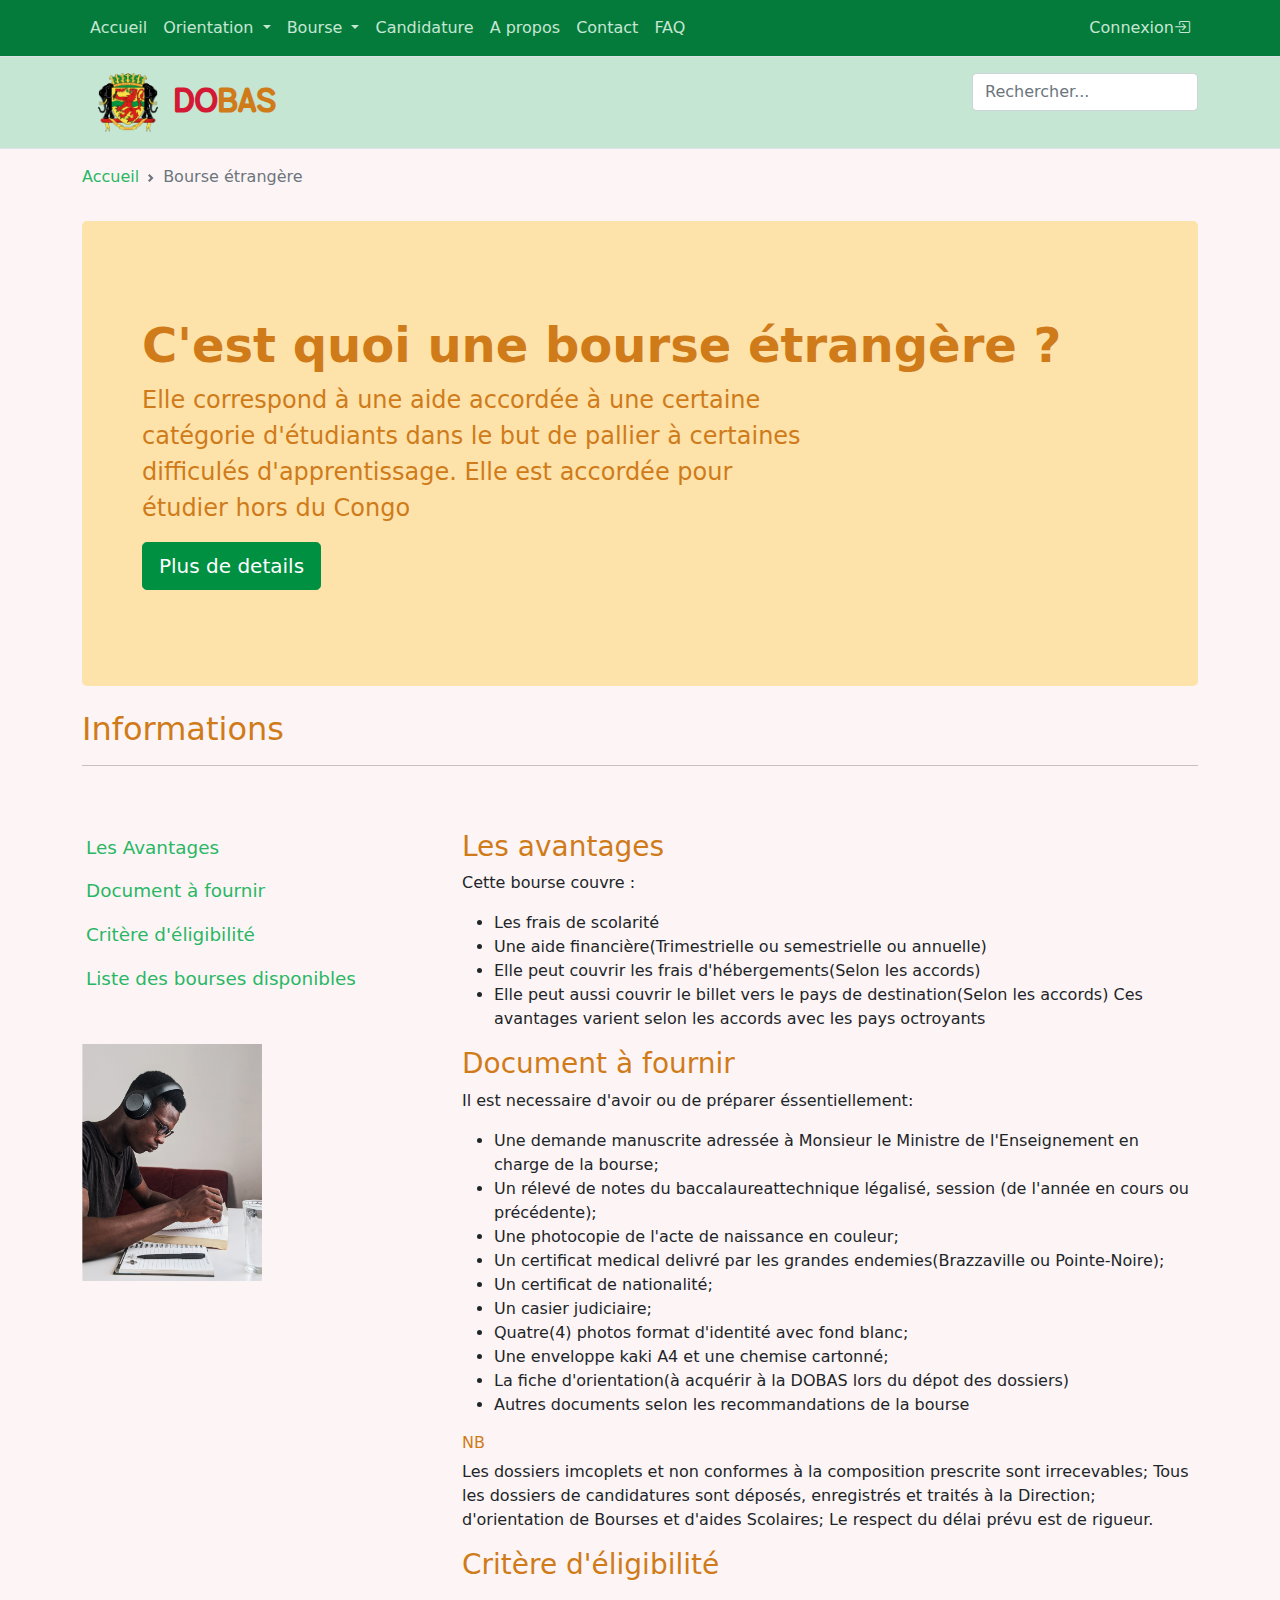
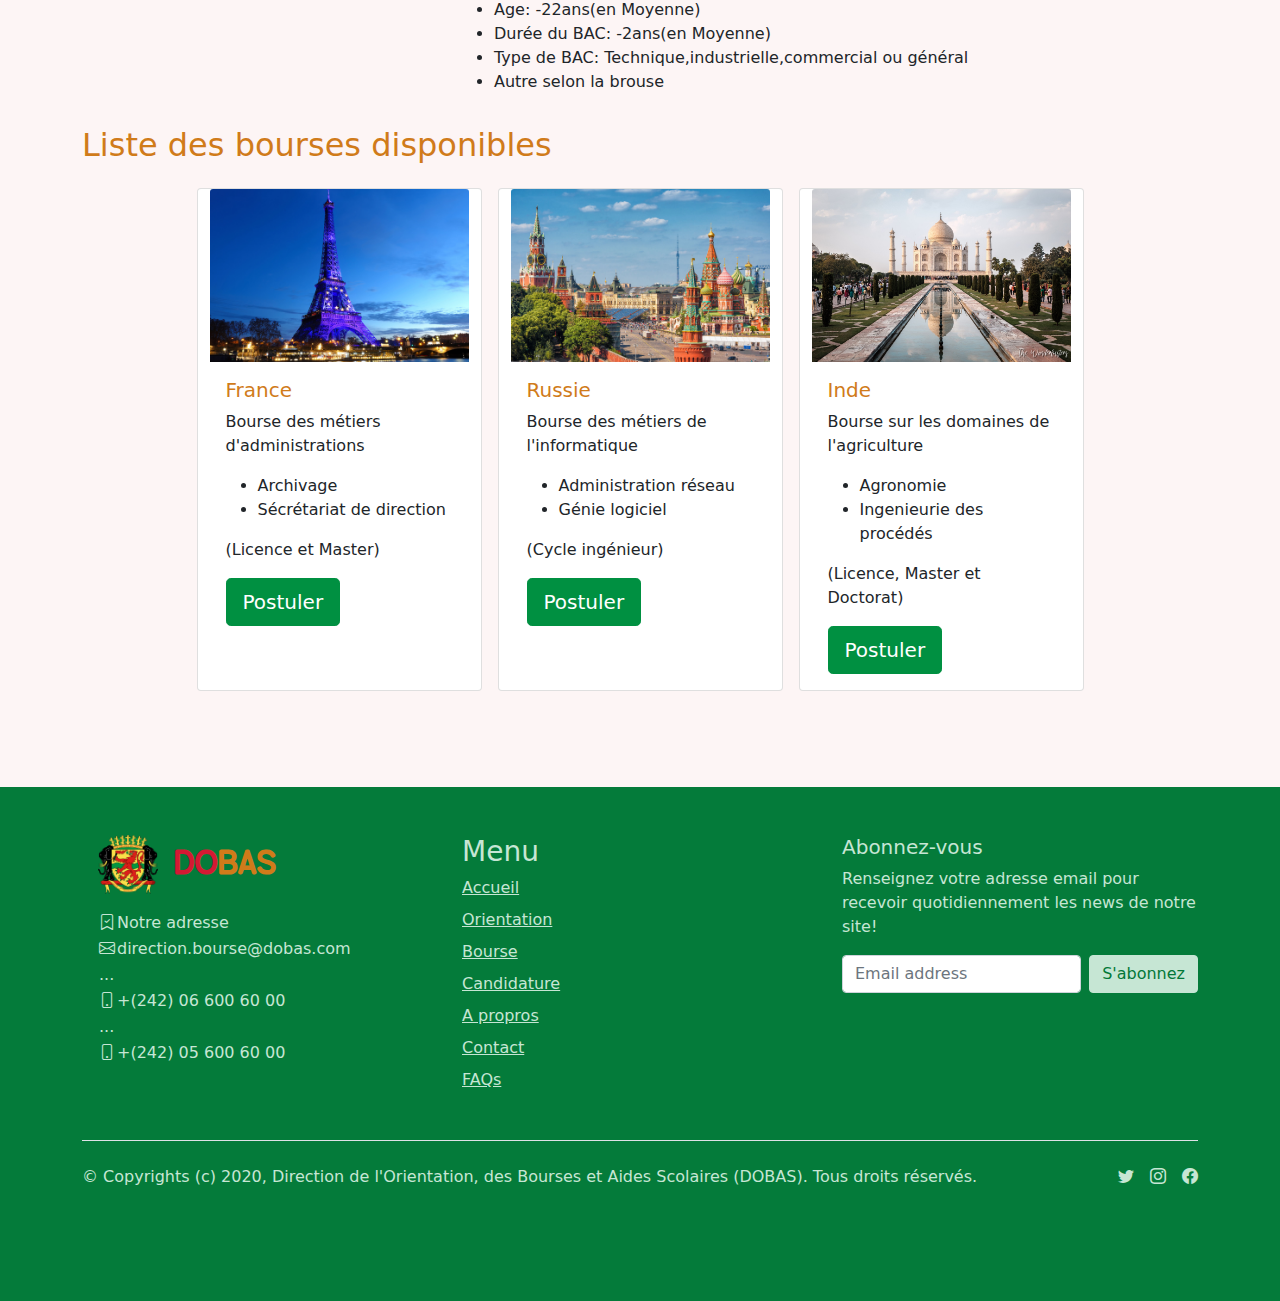
<file: bourse-etrangere.html>
<!doctype html>
<html lang="fr">

<head>
    <title>DOBAS | Ecole & Filière</title>
    <!-- Required meta tags -->
    <meta charset="utf-8">
    <meta name="viewport" content="width=device-width, initial-scale=1, shrink-to-fit=no">

    <!-- Bootstrap CSS -->
    <link rel="stylesheet" href="./vendors/bootstrap/css/bootstrap.css">
    <link rel="stylesheet" href="./vendors/bootstrap-icons/bootstrap-icons.css">
    <link rel="stylesheet" href="./css/main.css">
</head>

<body>
    <!-- Banner-->
    <nav class="navbar-expand-md py-2 bg-dob-green border-bottom ">
        <div class="container d-flex flex-wrap justify-content-center">
            <button class="navbar-toggler nav-dob-link" type="button" data-bs-toggle="collapse"
                data-bs-target="#navbarScroll" aria-controls="navbarScroll" aria-expanded="false"
                aria-label="Toggle navigation">
                <i class="bi bi-list"></i>
            </button>
            <div class="collapse navbar-collapse justify-content-between" id="navbarScroll">
                <ul class="nav navbar-nav me-auto">
                    <li class="nav-item"><a href="./index.html" class="nav-dob-link link-dob-dark px-2 active"
                            aria-current="page">Accueil</a>
                    </li>
                    <li class="nav-item dropdown">
                        <a href="#" class="nav-dob-link link-dob-dark dropdown-toggle px-2" role="button"
                            data-bs-toggle="dropdown" aria-expanded="false">
                            Orientation
                        </a>
                        <ul class="dropdown-menu">
                            <li><a class="dropdown-item" href="./filiere-ecole.html">Ecole & Filière</a></li>
                            <li><a class="dropdown-item" href="./metier-deboucher.html">Métier & Débouchés</a></li>
                        </ul>
                    </li>
                    <li class="nav-item dropdown">
                        <a href="#" class="nav-dob-link link-dob-dark dropdown-toggle px-2" role="button"
                            data-bs-toggle="dropdown" aria-expanded="false">
                            Bourse
                        </a>
                        <ul class="dropdown-menu">
                            <li><a class="dropdown-item" href="./bourse-locale.html">Bourse Locale</a></li>
                            <li><a class="dropdown-item" href="./bourse-etrangere.html">Bourse Etrangère</a></li>
                        </ul>
                    </li>
                    <li class="nav-item"><a href="./candidature.html"
                            class="nav-dob-link link-dob-dark px-2">Candidature</a></li>
                    <li class="nav-item"><a href="./a-propos.html" class="nav-dob-link link-dob-dark px-2">A propos</a>
                    </li>
                    <li class="nav-item"><a href="./contact.html" class="nav-dob-link link-dob-dark px-2">Contact</a>
                    </li>
                    <li class="nav-item"><a href="./faqs.html" class="nav-dob-link link-dob-dark px-2">FAQ</a></li>
                </ul>
                <ul class="nav navbar-nav">
                    <li class="nav-item"><a href="#" class="nav-dob-link link-dob-dark px-2" data-bs-toggle="modal"
                            data-bs-target="#connexionModal">Connexion<i class="bi bi-box-arrow-in-right"></i></a></li>
                </ul>
            </div>
        </div>
    </nav>
    <header class="py-3 bg-dob-green-inverse border-bottom">
        <div class="container d-flex flex-wrap justify-content-center">
            <a href="/" class="d-flex align-items-center mb-3 mb-lg-0 me-lg-auto text-dark text-decoration-none">
                <img src="./img/congo.png" class="img-fluid mx-3" alt="logo" width="60px">
                <div class="fs-2 title">
                    <span class="text-dob-color-red">DO</span><span class="text-dob-color-yellow">BAS</span>
                </div>
            </a>
            <form class="col-12 col-lg-auto mb-1 mb-lg-0" role="search">
                <input type="search" class="form-control" placeholder="Rechercher..." aria-label="Search">
            </form>
        </div>
    </header>
    <!--./Banner-->

    <!-- breadcrumbs -->
    <div class="container py-3">
        <nav style="--bs-breadcrumb-divider: url(&#34;data:image/svg+xml,%3Csvg xmlns='http://www.w3.org/2000/svg' width='8' height='8'%3E%3Cpath d='M2.5 0L1 1.5 3.5 4 1 6.5 2.5 8l4-4-4-4z' fill='%236c757d'/%3E%3C/svg%3E&#34;);"
            aria-label="breadcrumb">
            <ol class="breadcrumb">
                <li class="breadcrumb-item"><a href="index.html" class="link-dob-green">Accueil</a></li>
                <li class="breadcrumb-item active" aria-current="page">Bourse étrangère</li>
            </ol>
        </nav>
    </div>
    <!-- ./breadcrumbs -->

    <!-- Jumbotron -->
    <div class="container">
        <div class="p-5 mb-4 bg-dob-yellow-inverse rounded-3">
            <div class="container-fluid py-5 text-dob-color-yellow">
                <h3 class="display-5 fw-bold">C'est quoi une bourse étrangère ?</h3>
                <p class="col-md-8 fs-4">
                    Elle correspond à une aide accordée à une certaine catégorie d'étudiants dans le but
                    de pallier à certaines difficulés d'apprentissage. Elle est accordée pour étudier hors du Congo
                </p>
                <button class="btn btn-dob-primary btn-lg" type="button">Plus de details</button>
            </div>
        </div>
    </div>
    <!-- ./Jumbotron -->

    <!-- Content -->
    <div class="container">
        <h2 class="text-dob-color-yellow">Informations</h2>
        <hr>
        <div class="row py-5">
            <div class="col-4 col-md-4">
                <div class="row">
                    <div id="simple-list-example"
                        class="d-flex flex-column gap-2 simple-list-example-scrollspy text-left"
                        style="font-size: 115%;">
                        <a class="p-1 rounded link-dob-green" href="#list-item-1">Les Avantages</a>
                        <a class="p-1 rounded link-dob-green" href="#list-item-2">Document à fournir</a>
                        <a class="p-1 rounded link-dob-green" href="#list-item-3">Critère d'éligibilité</a>
                        <a class="p-1 rounded link-dob-green" href="#list-item-4">Liste des bourses disponibles</a>
                    </div>
                </div>
                <div class="row py-5">
                    <div class="col-md-4 col-sm-12">
                        <img src="./img/bourse/bs-2.jpg" class="" width="180" alt="" srcset="">
                    </div>
                </div>
            </div>
            <div class="col-md-8 ccol-sm-12">
                <div data-bs-spy="scroll" data-bs-target="#list-example" data-bs-smooth-scroll="true"
                    class="scrollspy-example" tabindex="0">
                    <h3 id="list-item-1" class="text-dob-color-yellow">Les avantages</h3>
                    <p>
                        Cette bourse couvre :
                    <ul>
                        <li>Les frais de scolarité</li>
                        <li>Une aide financière(Trimestrielle ou semestrielle ou annuelle)</li>
                        <li>Elle peut couvrir les frais d'hébergements(Selon les accords)</li>
                        <li>Elle peut aussi couvrir le billet vers le pays de destination(Selon les accords)
                            Ces avantages varient selon les accords avec les pays octroyants </li>
                    </ul>
                    </p>

                    <h3 id="list-item-2" class="text-dob-color-yellow">Document à fournir</h3>
                    <p>
                        Il est necessaire d'avoir ou de préparer éssentiellement:
                    <ul>
                        <li>Une demande manuscrite adressée à Monsieur le Ministre de l'Enseignement en charge de la
                            bourse;</li>
                        <li>Un rélevé de notes du baccalaureattechnique légalisé, session (de l'année en cours ou
                            précédente);</li>
                        <li>Une photocopie de l'acte de naissance en couleur;</li>
                        <li>Un certificat medical delivré par les grandes endemies(Brazzaville ou Pointe-Noire);</li>
                        <li>Un certificat de nationalité;</li>
                        <li>Un casier judiciaire;</li>
                        <li>Quatre(4) photos format d'identité avec fond blanc;</li>
                        <li>Une enveloppe kaki A4 et une chemise cartonné;</li>
                        <li>La fiche d'orientation(à acquérir à la DOBAS lors du dépot des dossiers)</li>
                        <li>Autres documents selon les recommandations de la bourse</li>
                    </ul>
                    </p>
                    <h5 class="text-dob-color-yellow" style="font-size: 100%;">NB</h5>
                    <p>
                        Les dossiers imcoplets et non conformes à la composition prescrite sont irrecevables;
                        Tous les dossiers de candidatures sont déposés, enregistrés et traités à la Direction;
                        d'orientation de Bourses et d'aides Scolaires;
                        Le respect du délai prévu est de rigueur.
                    </p>
                    <h3 id="list-item-3" class="text-dob-color-yellow">Critère d'éligibilité</h3>
                    <p>
                    <ul>
                        <li>Age: -22ans(en Moyenne)</li>
                        <li>Durée du BAC: -2ans(en Moyenne)</li>
                        <li>Type de BAC: Technique,industrielle,commercial ou général</li>
                        <li>Autre selon la brouse</li>
                    </ul>
                    </p>

                </div>
            </div>
            <div class="col-md-12 col-sm-12 mt-3 ">
                <h2 class="text-dob-color-yellow" id="list-item-4">Liste des bourses disponibles</h2>
                <div class="row justify-content-center">
                    <div class="card col-md-4 col-lg-3 mt-3 me-md-3">
                        <img src="./img/galeries/card/crd-5.jpg" class="card-img-top" alt="...">
        
                        <div class="card-body">
                            <h5 class="card-title text-dob-color-yellow">France</h5>
                            <p>Bourse des métiers d'administrations</p>
                            <ul>
                                <li>Archivage</li>
                                <li>Sécrétariat de direction</li>
                            </ul>
                            <p>(Licence et Master)</p>
                            <a href="candidature.html" class="btn btn-dob-primary btn-lg">Postuler</a>
                        </div>
                    </div>
        
                    <div class=" card col-md-4 col-lg-3 mt-3 me-md-3">
                        <img src="./img/galeries/card/crd-2.jpg" class="card-img-top" alt="...">
                        <div class="card-body">
                            <h5 class="card-title text-dob-color-yellow">Russie</h5>
                            <p class="card-text">Bourse des métiers de l'informatique </p>
                            <ul>
                                <li>Administration réseau</li>
                                <li>Génie logiciel</li>
                            </ul>
                            <p>(Cycle ingénieur)</p>
                            <a href="candidature.html" class="btn btn-dob-primary btn-lg">Postuler</a>
                        </div>
                    </div>
        
                    <div class="card col-md-4 col-lg-3 mt-3 ">
                        <img src="./img/galeries/card/crd-1.jpg" class="card-img-top" alt="...">
        
                        <div class="card-body">
                            <h5 class="card-title text-dob-color-yellow">Inde</h5>
                            <p class="card-text">Bourse sur les domaines de l'agriculture</p>
                            <p>
                            <ul>
                                <li>Agronomie</li>
                                <li>Ingenieurie des procédés</li>
                            </ul>
                            <p>(Licence, Master et Doctorat)</p>
                            <a href="candidature.html" class="btn btn-dob-primary btn-lg">Postuler</a>
                        </div>
                    </div>
                </div>
            </div>
        </div>
    </div>
    <!-- /Content -->

    <!--liste des bourses dispo-->

    <!-- <div class="container">
        <h2 class="text-dob-color-yellow" id="list-item-4">Liste des bourses disponibles</h2>
        <div class="row">
            <div class="col-md-6">
            </div>
        </div>
    </div> -->

    <!-- debut Card-->
    <!-- <div class="container mt-5">
        <div class="row justify-content-center mb-4">
            <div class="row card col-md-4 col-lg-3">
                <img src="./img/galeries/card/crd-5.jpg" class="card-img-top" alt="...">

                <div class="card-body">
                    <h5 class="card-title text-dob-color-yellow">France</h5>
                    <p>Bourse des métiers d'administrations</p>
                    <ul>
                        <li>Archivage</li>
                        <li>Sécrétariat de direction</li>
                    </ul>
                    <p>(Niveau Licence et Master)</p>
                    <a href="candidature.html" class="btn btn-dob-primary btn-lg">Postuler</a>
                </div>
            </div>

            <div class=" row card col-md-4 col-lg-3">
                <img src="./img/galeries/card/crd-2.jpg" class="card-img-top" alt="...">

                <div class="card-body">
                    <h5 class="card-title text-dob-color-yellow">Russie</h5>
                    <p class="card-text">Bourse des métiers de l'informatique </p>
                    <ul>
                        <li>Administration réseau</li>
                        <li>Génie logiciel</li>
                    </ul>
                    <p>(Cycle ingénieur)</p>
                    <a href="candidature.html" class="btn btn-dob-primary btn-lg">Postuler</a>
                </div>
            </div>

            <div class="row card col-md-4 col-lg-3">
                <img src="./img/galeries/card/crd-1.jpg" class="card-img-top" alt="...">

                <div class="card-body">
                    <h5 class="card-title text-dob-color-yellow">Inde</h5>
                    <p class="card-text">Bourse sur les domaines de l'agriculture</p>
                    <p>
                    <ul>
                        <li>Agronomie</li>
                        <li>Ingenieurie des procédés</li>
                    </ul>
                    <p>(Niveau Licence, Master et Doctorat)</p>
                    <a href="candidature.html" class="btn btn-dob-primary btn-lg">Postuler</a>
                </div>
            </div>
        </div>
    </div> -->
    <!--fin card-->

    <!--fin liste des bourses-->


    <!-- Modal connexion -->
    <div class="modal fade" id="connexionModal" tabindex="-1" aria-labelledby="connexionLabel" aria-hidden="true">
        <div class="modal-dialog modal-dialog-centered">
            <div class="modal-content">
                <div class="title-modal text-center text-uppercase bg-dob-green">
                    <h5 class="title text-dob-color-green-inverse mt-2" id="connexionLabel">Connexion</h5>
                </div>
                <div class="modal-body">
                    <form action="#" method="get">
                        <div class="row mb-3">
                            <div class="form-group">
                                <input type="email" class="form-control" name="email" id="" aria-describedby="helpId"
                                    placeholder="Email" />
                            </div>
                        </div>
                        <div class="row mb-3">
                            <div class="form-group">
                                <input type="password" class="form-control" name="objet" id="" aria-describedby="helpId"
                                    placeholder="Mot de passe" />
                            </div>
                        </div>
                        <div class="mt-3 mb-7 text-center">
                            <button type="submit" class="btn btn-dob-primary">
                                <i class="bi bi-box-arrow-in-right"></i> Se connecter
                            </button>
                        </div>
                    </form>
                </div>
            </div>
        </div>
    </div>
    <!-- /Modal connexion -->


    <!-- footer-->
    <div class="container-fluid bg-dob-green text-dob-color-green-inverse mt-5">
        <footer class="py-5 container">
            <div class="row">
                <div class="col-md-4 col-sm-12 mb-3">
                    <a href="/"
                        class="d-flex align-items-center mb-3 mb-lg-0 me-lg-auto text-dark text-decoration-none">
                        <img src="./img/congo.png" class="img-fluid mx-3" alt="logo" width="60px">
                        <div class="fs-2 title">
                            <span class="text-dob-color-red">DO</span><span class="text-dob-color-yellow">BAS</span>
                        </div>
                    </a>
                    <div class="card-body">
                        <table>
                            <tr>
                                <td><i class="bi bi-bookmark-check"></i></td>
                                <td>
                                    Notre adresse
                                </td>
                            </tr>
                            <tr>
                                <td><i class="bi bi-envelope"></i> </td>
                                <td>direction.bourse@dobas.com</td>
                            </tr>
                            <tr>
                                <td>...</td>
                            </tr>
                            <tr>
                                <td><i class="bi bi-phone"></i></td>
                                <td>+(242) 06 600 60 00</td>
                            </tr>
                            <tr>
                                <td>...</td>
                            </tr>
                            <tr>
                                <td><i class="bi bi-phone"></i></td>
                                <td>+(242) 05 600 60 00</td>
                            </tr>
                        </table>
                    </div>
                </div>
                <div class="col-md-3 mb-3">
                    <h3>Menu</h3>
                    <ul class="nav flex-column">
                        <li class="nav-item mb-2"><a href="./index.html"
                                class="nav-dob-item link-dob-dark p-0">Accueil</a></li>
                        <li class="nav-item mb-2"><a href="./orientation.html"
                                class="nav-dob-item link-dob-dark p-0">Orientation</a></li>
                        <li class="nav-item mb-2"><a href="./bourse.html"
                                class="nav-dob-item link-dob-dark p-0">Bourse</a></li>
                        <li class="nav-item mb-2"><a href="./candidature.html"
                                class="nav-dob-item link-dob-dark p-0">Candidature</a></li>
                        <li class="nav-item mb-2"><a href="./a-propos.html" class="nav-dob-item link-dob-dark p-0">A
                                propros</a></li>
                        <li class="nav-item mb-2"><a href="./contact.html"
                                class="nav-dob-item link-dob-dark p-0">Contact</a></li>
                        <li class="nav-item mb-2"><a href="./faqs.html" class="nav-dob-item link-dob-dark p-0">FAQs</a>
                        </li>
                    </ul>
                </div>
                <div class="col-md-4 offset-md-1 mb-3">
                    <form>
                        <h5>Abonnez-vous</h5>
                        <p>Renseignez votre adresse email pour recevoir quotidiennement les news de notre site!</p>
                        <div class="d-flex flex-column flex-sm-row w-100 gap-2">
                            <label for="newsletter1" class="visually-hidden">Votre adresse email</label>
                            <input id="newsletter1" type="text" class="form-control" placeholder="Email address">
                            <button class="btn btn-dob-primary-light" type="button">
                                S'abonnez
                            </button>
                        </div>
                    </form>
                </div>
            </div>

            <div class="d-flex flex-column flex-sm-row justify-content-between py-4 my-4 border-top">
                <p>&copy; Copyrights (c) 2020, Direction de l'Orientation, des Bourses et Aides Scolaires (DOBAS). Tous
                    droits réservés.</p>
                <ul class="list-unstyled d-flex">
                    <li class="ms-3">
                        <a class="link-dob-dark" href="#">
                            <i class="bi bi-twitter"></i>
                        </a>
                    </li>
                    <li class="ms-3">
                        <a class="link-dob-dark" href="#">
                            <i class="bi bi-instagram"></i>
                        </a>
                    </li>
                    <li class="ms-3">
                        <a class="link-dob-dark" href="#">
                            <i class="bi bi-facebook"></i>
                        </a>
                    </li>
                </ul>
            </div>
        </footer>
    </div>
    <!-- ./footer-->

    <!-- Optional JavaScript -->
    <!-- jQuery first, then Popper.js, then Bootstrap JS -->
    <script src="https://code.jquery.com/jquery-3.3.1.slim.min.js"
        integrity="sha384-q8i/X+965DzO0rT7abK41JStQIAqVgRVzpbzo5smXKp4YfRvH+8abtTE1Pi6jizo"
        crossorigin="anonymous"></script>
    <!--  <script src="https://cdnjs.cloudflare.com/ajax/libs/popper.js/1.14.7/umd/popper.min.js"
        integrity="sha384-UO2eT0CpHqdSJQ6hJty5KVphtPhzWj9WO1clHTMGa3JDZwrnQq4sF86dIHNDz0W1"
        crossorigin="anonymous"></script> -->
    <script src="./vendors/bootstrap/js/bootstrap.bundle.js"></script>
    <script src="./js/main.js"></script>
</body>

</html>
</file>
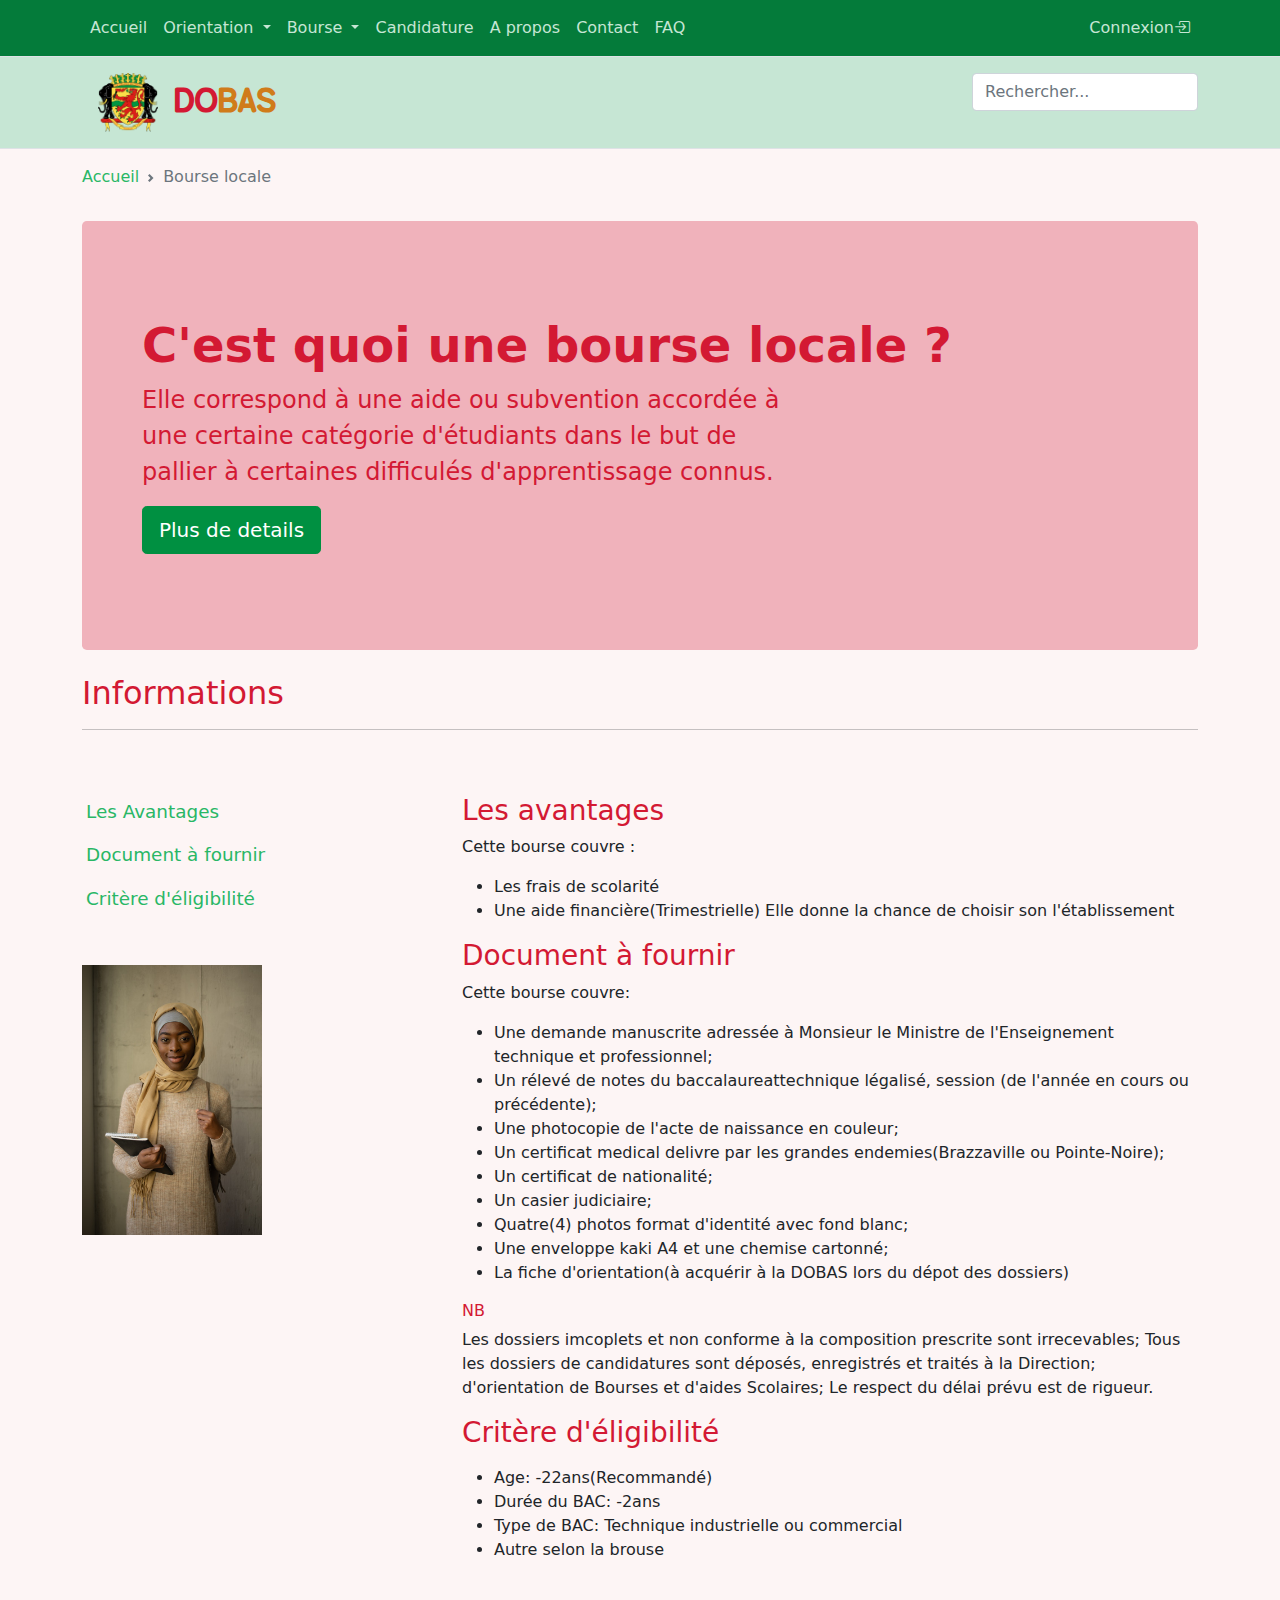
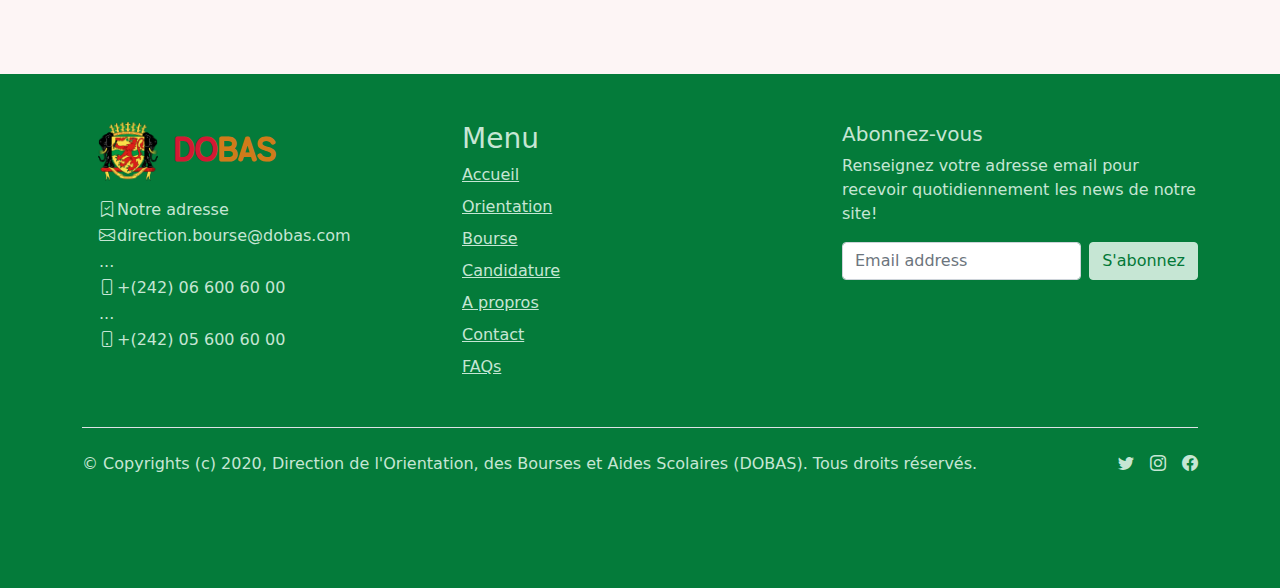
<file: bourse-locale.html>
<!doctype html>
<html lang="fr">

<head>
    <title>DOBAS | Ecole & Filière</title>
    <!-- Required meta tags -->
    <meta charset="utf-8">
    <meta name="viewport" content="width=device-width, initial-scale=1, shrink-to-fit=no">

    <!-- Bootstrap CSS -->
    <link rel="stylesheet" href="./vendors/bootstrap/css/bootstrap.css">
    <link rel="stylesheet" href="./vendors/bootstrap-icons/bootstrap-icons.css">
    <link rel="stylesheet" href="./css/main.css">
</head>

<body>
    <!-- Banner-->
    <nav class="navbar-expand-md py-2 bg-dob-green border-bottom ">
        <div class="container d-flex flex-wrap justify-content-center">
            <button class="navbar-toggler nav-dob-link" type="button" data-bs-toggle="collapse"
                data-bs-target="#navbarScroll" aria-controls="navbarScroll" aria-expanded="false"
                aria-label="Toggle navigation">
                <i class="bi bi-list"></i>
            </button>
            <div class="collapse navbar-collapse justify-content-between" id="navbarScroll">
                <ul class="nav navbar-nav me-auto">
                    <li class="nav-item"><a href="./index.html" class="nav-dob-link link-dob-dark px-2 active"
                            aria-current="page">Accueil</a>
                    </li>
                    <li class="nav-item dropdown">
                        <a href="#" class="nav-dob-link link-dob-dark dropdown-toggle px-2" role="button"
                            data-bs-toggle="dropdown" aria-expanded="false">
                            Orientation
                        </a>
                        <ul class="dropdown-menu">
                            <li><a class="dropdown-item" href="./filiere-ecole.html">Ecole & Filière</a></li>
                            <li><a class="dropdown-item" href="./metier-deboucher.html">Métier & Débouchés</a></li>
                        </ul>
                    </li>
                    <li class="nav-item dropdown">
                        <a href="#" class="nav-dob-link link-dob-dark dropdown-toggle px-2" role="button"
                            data-bs-toggle="dropdown" aria-expanded="false">
                            Bourse
                        </a>
                        <ul class="dropdown-menu">
                            <li><a class="dropdown-item" href="./bourse-locale.html">Bourse Locale</a></li>
                            <li><a class="dropdown-item" href="./bourse-etrangere.html">Bourse Etrangère</a></li>
                        </ul>
                    </li>
                    <li class="nav-item"><a href="./candidature.html"
                            class="nav-dob-link link-dob-dark px-2">Candidature</a></li>
                    <li class="nav-item"><a href="./a-propos.html" class="nav-dob-link link-dob-dark px-2">A propos</a>
                    </li>
                    <li class="nav-item"><a href="./contact.html" class="nav-dob-link link-dob-dark px-2">Contact</a>
                    </li>
                    <li class="nav-item"><a href="./faqs.html" class="nav-dob-link link-dob-dark px-2">FAQ</a></li>
                </ul>
                <ul class="nav navbar-nav">
                    <li class="nav-item"><a href="#" class="nav-dob-link link-dob-dark px-2" data-bs-toggle="modal"
                            data-bs-target="#connexionModal">Connexion<i class="bi bi-box-arrow-in-right"></i></a></li>
                </ul>
            </div>
        </div>
    </nav>
    <header class="py-3 bg-dob-green-inverse border-bottom">
        <div class="container d-flex flex-wrap justify-content-center">
            <a href="/" class="d-flex align-items-center mb-3 mb-lg-0 me-lg-auto text-dark text-decoration-none">
                <img src="./img/congo.png" class="img-fluid mx-3" alt="logo" width="60px">
                <div class="fs-2 title">
                    <span class="text-dob-color-red">DO</span><span class="text-dob-color-yellow">BAS</span>
                </div>
            </a>
            <form class="col-12 col-lg-auto mb-1 mb-lg-0" role="search">
                <input type="search" class="form-control" placeholder="Rechercher..." aria-label="Search">
            </form>
        </div>
    </header>
    <!--./Banner-->

    <!-- breadcrumbs -->
    <div class="container py-3">
        <nav style="--bs-breadcrumb-divider: url(&#34;data:image/svg+xml,%3Csvg xmlns='http://www.w3.org/2000/svg' width='8' height='8'%3E%3Cpath d='M2.5 0L1 1.5 3.5 4 1 6.5 2.5 8l4-4-4-4z' fill='%236c757d'/%3E%3C/svg%3E&#34;);"
            aria-label="breadcrumb">
            <ol class="breadcrumb">
                <li class="breadcrumb-item"><a href="index.html" class="link-dob-green">Accueil</a></li>
                <li class="breadcrumb-item active" aria-current="page">Bourse locale</li>
            </ol>
        </nav>
    </div>
    <!-- ./breadcrumbs -->

    <!-- Jumbotron -->
    <div class="container">
        <div class="p-5 mb-4 bg-dob-red-inverse rounded-3">
            <div class="container-fluid py-5 text-dob-color-red">
                <h3 class="display-5 fw-bold">C'est quoi une bourse locale ?</h3>
                <p class="col-md-8 fs-4">
                    Elle correspond à une aide ou subvention accordée à une certaine catégorie d'étudiants dans le but
                    de pallier à certaines difficulés d'apprentissage connus.
                </p>
                <button class="btn btn-dob-primary btn-lg" type="button">Plus de details</button>
            </div>
        </div>
    </div>
    <!-- ./Jumbotron -->

    <div class="container">
        <h2 class="text-dob-color-red">Informations</h2>
        <hr>
        <div class="row py-5">
            <div class="col-4 col-md-4">
                <div class="row">
                    <div id="simple-list-example"
                        class="d-flex flex-column gap-2 simple-list-example-scrollspy text-left"
                        style="font-size: 115%;">
                        <a class="p-1 rounded link-dob-green" href="#list-item-1">Les Avantages</a>
                        <a class="p-1 rounded link-dob-green" href="#list-item-2">Document à fournir</a>
                        <a class="p-1 rounded link-dob-green" href="#list-item-3">Critère d'éligibilité</a>
                    </div>
                </div>
                <div class="row py-5">
                    <div class="col-md-4 col-sm-12">
                        <img src="./img/bourse/bs-1.jpg" class="" width="180" alt="" srcset="">
                    </div>
                </div>
            </div>
            <div class="col-md-8 col-sm-12">
                <div data-bs-spy="scroll" data-bs-target="#list-example" data-bs-smooth-scroll="true"
                    class="scrollspy-example" tabindex="0">
                    <h3 id="list-item-1" class="text-dob-color-red">Les avantages</h3>
                    <p>
                        Cette bourse couvre :
                    <ul>
                        <li>Les frais de scolarité</li>
                        <li>Une aide financière(Trimestrielle)
                            Elle donne la chance de choisir son l'établissement</li>
                    </ul>
                    </p>

                    <h3 id="list-item-2" class="text-dob-color-red">Document à fournir</h3>
                    <p>
                        Cette bourse couvre:
                    <ul>
                        <li>Une demande manuscrite adressée à Monsieur le Ministre de l'Enseignement technique et
                            professionnel;</li>
                        <li>Un rélevé de notes du baccalaureattechnique légalisé, session (de l'année en cours ou
                            précédente);</li>
                        <li>Une photocopie de l'acte de naissance en couleur;</li>
                        <li>Un certificat medical delivre par les grandes endemies(Brazzaville ou Pointe-Noire);</li>
                        <li>Un certificat de nationalité;</li>
                        <li>Un casier judiciaire;</li>
                        <li>Quatre(4) photos format d'identité avec fond blanc;</li>
                        <li>Une enveloppe kaki A4 et une chemise cartonné;</li>
                        <li>La fiche d'orientation(à acquérir à la DOBAS lors du dépot des dossiers)</li>
                    </ul>
                    </p>
                    <h5 class="text-dob-color-red" style="font-size: 100%;">NB</h5>
                    <p>
                        Les dossiers imcoplets et non conforme à la composition prescrite sont irrecevables;
                        Tous les dossiers de candidatures sont déposés, enregistrés et traités à la Direction;
                        d'orientation de Bourses et d'aides Scolaires;
                        Le respect du délai prévu est de rigueur.
                    </p>
                    <h3 id="list-item-3" class="text-dob-color-red">Critère d'éligibilité</h3>
                    <p>
                    <ul>
                        <li>Age: -22ans(Recommandé)</li>
                        <li>Durée du BAC: -2ans</li>
                        <li>Type de BAC: Technique industrielle ou commercial</li>
                        <li>Autre selon la brouse</li>
                    </ul>
                    </p>

                </div>
            </div>
        </div>
    </div>

    <!-- Modal connexion -->
    <div class="modal fade" id="connexionModal" tabindex="-1" aria-labelledby="connexionLabel" aria-hidden="true">
        <div class="modal-dialog modal-dialog-centered">
            <div class="modal-content">
                <div class="title-modal text-center text-uppercase bg-dob-green">
                    <h5 class="title text-dob-color-green-inverse mt-2" id="connexionLabel">Connexion</h5>
                </div>
                <div class="modal-body">
                    <form action="#" method="get">
                        <div class="row mb-3">
                            <div class="form-group">
                                <input type="email" class="form-control" name="email" id="" aria-describedby="helpId"
                                    placeholder="Email" />
                            </div>
                        </div>
                        <div class="row mb-3">
                            <div class="form-group">
                                <input type="password" class="form-control" name="objet" id="" aria-describedby="helpId"
                                    placeholder="Mot de passe" />
                            </div>
                        </div>
                        <div class="mt-3 mb-7 text-center">
                            <button type="submit" class="btn btn-dob-primary">
                                <i class="bi bi-box-arrow-in-right"></i> Se connecter
                            </button>
                        </div>
                    </form>
                </div>
            </div>
        </div>
    </div>
    <!-- /Modal connexion -->


    <!-- footer-->
    <div class="container-fluid bg-dob-green text-dob-color-green-inverse mt-5">
        <footer class="py-5 container">
            <div class="row">
                <div class="col-md-4 col-sm-12 mb-3">
                    <a href="/"
                        class="d-flex align-items-center mb-3 mb-lg-0 me-lg-auto text-dark text-decoration-none">
                        <img src="./img/congo.png" class="img-fluid mx-3" alt="logo" width="60px">
                        <div class="fs-2 title">
                            <span class="text-dob-color-red">DO</span><span class="text-dob-color-yellow">BAS</span>
                        </div>
                    </a>
                    <div class="card-body">
                        <table>
                            <tr>
                                <td><i class="bi bi-bookmark-check"></i></td>
                                <td>
                                    Notre adresse
                                </td>
                            </tr>
                            <tr>
                                <td><i class="bi bi-envelope"></i> </td>
                                <td>direction.bourse@dobas.com</td>
                            </tr>
                            <tr>
                                <td>...</td>
                            </tr>
                            <tr>
                                <td><i class="bi bi-phone"></i></td>
                                <td>+(242) 06 600 60 00</td>
                            </tr>
                            <tr>
                                <td>...</td>
                            </tr>
                            <tr>
                                <td><i class="bi bi-phone"></i></td>
                                <td>+(242) 05 600 60 00</td>
                            </tr>
                        </table>
                    </div>
                </div>
                <div class="col-md-3 mb-3">
                    <h3>Menu</h3>
                    <ul class="nav flex-column">
                        <li class="nav-item mb-2"><a href="./index.html"
                                class="nav-dob-item link-dob-dark p-0">Accueil</a></li>
                        <li class="nav-item mb-2"><a href="./orientation.html"
                                class="nav-dob-item link-dob-dark p-0">Orientation</a></li>
                        <li class="nav-item mb-2"><a href="./bourse.html"
                                class="nav-dob-item link-dob-dark p-0">Bourse</a></li>
                        <li class="nav-item mb-2"><a href="./candidature.html"
                                class="nav-dob-item link-dob-dark p-0">Candidature</a></li>
                        <li class="nav-item mb-2"><a href="./a-propos.html" class="nav-dob-item link-dob-dark p-0">A
                                propros</a></li>
                        <li class="nav-item mb-2"><a href="./contact.html"
                                class="nav-dob-item link-dob-dark p-0">Contact</a></li>
                        <li class="nav-item mb-2"><a href="./faqs.html" class="nav-dob-item link-dob-dark p-0">FAQs</a>
                        </li>
                    </ul>
                </div>
                <div class="col-md-4 offset-md-1 mb-3">
                    <form>
                        <h5>Abonnez-vous</h5>
                        <p>Renseignez votre adresse email pour recevoir quotidiennement les news de notre site!</p>
                        <div class="d-flex flex-column flex-sm-row w-100 gap-2">
                            <label for="newsletter1" class="visually-hidden">Votre adresse email</label>
                            <input id="newsletter1" type="text" class="form-control" placeholder="Email address">
                            <button class="btn btn-dob-primary-light" type="button">
                                S'abonnez
                            </button>
                        </div>
                    </form>
                </div>
            </div>

            <div class="d-flex flex-column flex-sm-row justify-content-between py-4 my-4 border-top">
                <p>&copy; Copyrights (c) 2020, Direction de l'Orientation, des Bourses et Aides Scolaires (DOBAS). Tous
                    droits réservés.</p>
                <ul class="list-unstyled d-flex">
                    <li class="ms-3">
                        <a class="link-dob-dark" href="#">
                            <i class="bi bi-twitter"></i>
                        </a>
                    </li>
                    <li class="ms-3">
                        <a class="link-dob-dark" href="#">
                            <i class="bi bi-instagram"></i>
                        </a>
                    </li>
                    <li class="ms-3">
                        <a class="link-dob-dark" href="#">
                            <i class="bi bi-facebook"></i>
                        </a>
                    </li>
                </ul>
            </div>
        </footer>
    </div>
    <!-- ./footer-->

    <!-- Optional JavaScript -->
    <!-- jQuery first, then Popper.js, then Bootstrap JS -->
    <script src="https://code.jquery.com/jquery-3.3.1.slim.min.js"
        integrity="sha384-q8i/X+965DzO0rT7abK41JStQIAqVgRVzpbzo5smXKp4YfRvH+8abtTE1Pi6jizo"
        crossorigin="anonymous"></script>
    <!--  <script src="https://cdnjs.cloudflare.com/ajax/libs/popper.js/1.14.7/umd/popper.min.js"
        integrity="sha384-UO2eT0CpHqdSJQ6hJty5KVphtPhzWj9WO1clHTMGa3JDZwrnQq4sF86dIHNDz0W1"
        crossorigin="anonymous"></script> -->
    <script src="./vendors/bootstrap/js/bootstrap.bundle.js"></script>
    <script src="./js/main.js"></script>
</body>

</html>
</file>
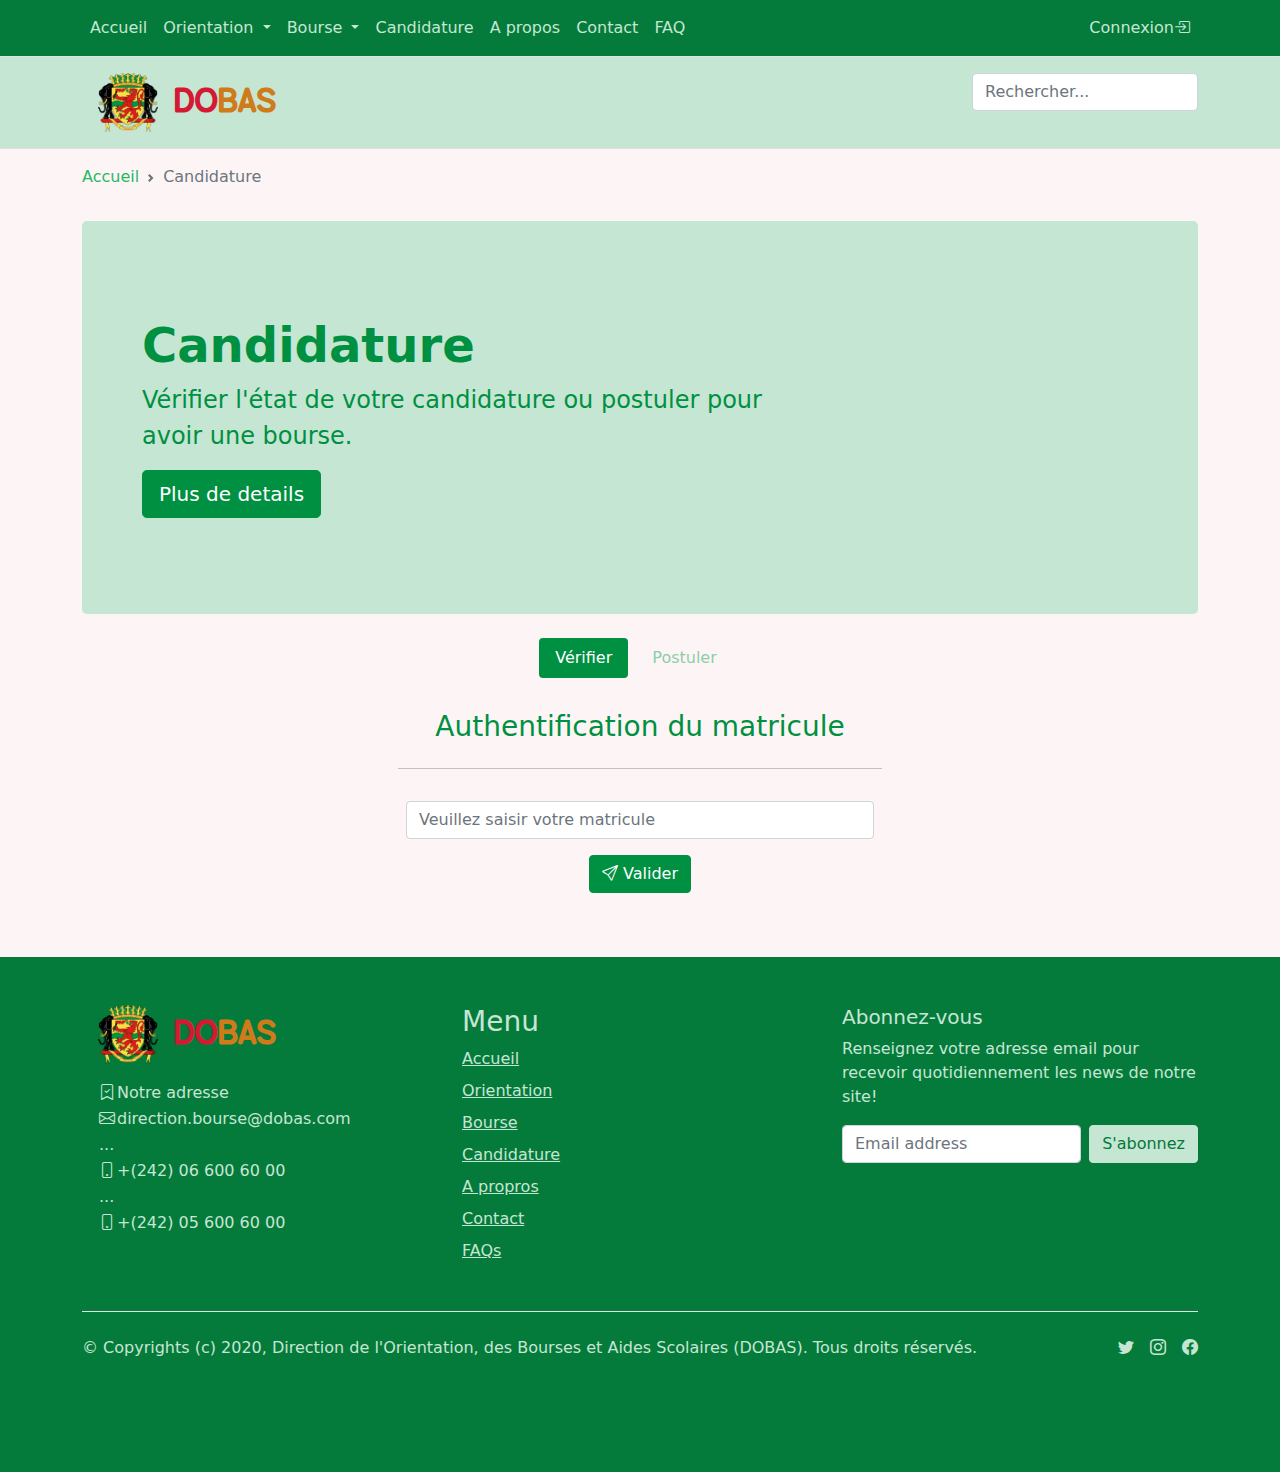
<file: candidature.html>
<!doctype html>
<html lang="fr">

<head>
    <title>DOBAS | Ecole & Filière</title>
    <!-- Required meta tags -->
    <meta charset="utf-8">
    <meta name="viewport" content="width=device-width, initial-scale=1, shrink-to-fit=no">

    <!-- Bootstrap CSS -->
    <link rel="stylesheet" href="./vendors/bootstrap/css/bootstrap.css">
    <link rel="stylesheet" href="./vendors/bootstrap-icons/bootstrap-icons.css">
    <link rel="stylesheet" href="./css/main.css">
</head>

<body>
    <!-- Banner-->
    <nav class="navbar-expand-md py-2 bg-dob-green border-bottom ">
        <div class="container d-flex flex-wrap justify-content-center">
            <button class="navbar-toggler nav-dob-link" type="button" data-bs-toggle="collapse"
                data-bs-target="#navbarScroll" aria-controls="navbarScroll" aria-expanded="false"
                aria-label="Toggle navigation">
                <i class="bi bi-list"></i>
            </button>
            <div class="collapse navbar-collapse justify-content-between" id="navbarScroll">
                <ul class="nav navbar-nav me-auto">
                    <li class="nav-item"><a href="./index.html" class="nav-dob-link link-dob-dark px-2 active"
                            aria-current="page">Accueil</a>
                    </li>
                    <li class="nav-item dropdown">
                        <a href="#" class="nav-dob-link link-dob-dark dropdown-toggle px-2" role="button"
                            data-bs-toggle="dropdown" aria-expanded="false">
                            Orientation
                        </a>
                        <ul class="dropdown-menu">
                            <li><a class="dropdown-item" href="./filiere-ecole.html">Ecole & Filière</a></li>
                            <li><a class="dropdown-item" href="./metier-deboucher.html">Métier & Débouchés</a></li>
                        </ul>
                    </li>
                    <li class="nav-item dropdown">
                        <a href="#" class="nav-dob-link link-dob-dark dropdown-toggle px-2" role="button"
                            data-bs-toggle="dropdown" aria-expanded="false">
                            Bourse
                        </a>
                        <ul class="dropdown-menu">
                            <li><a class="dropdown-item" href="./bourse-locale.html">Bourse Locale</a></li>
                            <li><a class="dropdown-item" href="./bourse-etrangere.html">Bourse Etrangère</a></li>
                        </ul>
                    </li>
                    <li class="nav-item"><a href="./candidature.html"
                            class="nav-dob-link link-dob-dark px-2">Candidature</a></li>
                    <li class="nav-item"><a href="./a-propos.html" class="nav-dob-link link-dob-dark px-2">A propos</a>
                    </li>
                    <li class="nav-item"><a href="./contact.html" class="nav-dob-link link-dob-dark px-2">Contact</a>
                    </li>
                    <li class="nav-item"><a href="./faqs.html" class="nav-dob-link link-dob-dark px-2">FAQ</a></li>
                </ul>
                <ul class="nav navbar-nav">
                    <li class="nav-item"><a href="#" class="nav-dob-link link-dob-dark px-2" data-bs-toggle="modal"
                            data-bs-target="#connexionModal">Connexion<i class="bi bi-box-arrow-in-right"></i></a></li>
                </ul>
            </div>
        </div>
    </nav>
    <header class="py-3 bg-dob-green-inverse border-bottom">
        <div class="container d-flex flex-wrap justify-content-center">
            <a href="/" class="d-flex align-items-center mb-3 mb-lg-0 me-lg-auto text-dark text-decoration-none">
                <img src="./img/congo.png" class="img-fluid mx-3" alt="logo" width="60px">
                <div class="fs-2 title">
                    <span class="text-dob-color-red">DO</span><span class="text-dob-color-yellow">BAS</span>
                </div>
            </a>
            <form class="col-12 col-lg-auto mb-1 mb-lg-0" role="search">
                <input type="search" class="form-control" placeholder="Rechercher..." aria-label="Search">
            </form>
        </div>
    </header>
    <!--./Banner-->

    <!-- breadcrumbs -->
    <div class="container py-3">
        <nav style="--bs-breadcrumb-divider: url(&#34;data:image/svg+xml,%3Csvg xmlns='http://www.w3.org/2000/svg' width='8' height='8'%3E%3Cpath d='M2.5 0L1 1.5 3.5 4 1 6.5 2.5 8l4-4-4-4z' fill='%236c757d'/%3E%3C/svg%3E&#34;);"
            aria-label="breadcrumb">
            <ol class="breadcrumb">
                <li class="breadcrumb-item"><a href="index.html" class="link-dob-green">Accueil</a></li>
                <li class="breadcrumb-item active" aria-current="page">Candidature</li>
            </ol>
        </nav>
    </div>
    <!-- ./breadcrumbs -->

    <!-- Jumbotron -->
    <div class="container">
        <div class="p-5 mb-4 bg-dob-green-inverse rounded-3">
            <div class="container-fluid py-5 text-dob-color-green">
                <h3 class="display-5 fw-bold">Candidature</h3>
                <p class="col-md-8 fs-4">
                    Vérifier l'état de votre candidature ou postuler pour avoir une bourse.
                </p>
                <button class="btn btn-dob-primary btn-lg" type="button">Plus de details</button>
            </div>
        </div>
    </div>
    <!-- ./Jumbotron -->


    <!-- Choix rubrique -->
    <div class="d-flex justify-content-center">
        <ul class="nav nav-pills center mb-3" id="pills-tab" role="tablist">
            <li class="nav-item" role="presentation">
                <button class="nav-link-dob me-2 active" id="pills-authentification" data-bs-toggle="pill"
                    data-bs-target="#pills-auth" type="button" role="tab" aria-controls="pills-home"
                    aria-selected="true">Vérifier
                </button>
            </li>
            <li class="nav-item" role="presentation">
                <button class="nav-link-dob me-2" id="pills-postuler" data-bs-toggle="pill"
                    data-bs-target="#pills-profile" type="button" role="tab" aria-controls="pills-profile"
                    aria-selected="false">Postuler
                </button>
            </li>
        </ul>
    </div>
    <div class="tab-content" id="pills-tabContent">
        <!-- Rubrique verifié sa candidature -->
        <div class="tab-pane fade show active" id="pills-auth" role="tabpanel" aria-labelledby="pills-authentification"
            tabindex="0">
            <div class="auth w-100 m-auto">
                <form class="row g-3">
                    <div class="d-flex justify-content-center">
                        <h3 class="text-dob-color-green">Authentification du matricule</h3>
                    </div>
                    <hr>
                    <div>
                        <label for="matricule" class="visually-hidden">Matricule</label>
                        <input type="text" class="form-control" id="matricule"
                            placeholder="Veuillez saisir votre matricule">
                    </div>
                    <div class="d-flex justify-content-center">
                        <button type="submit" class="btn btn-dob-primary">
                            <i class="bi bi-send"></i> Valider
                        </button>
                    </div>
                </form>
            </div>
        </div>
        <!-- /Rubrique verifié sa candidature -->
        <!-- Rubrique postuler pour une bourse -->
        <div class="tab-pane fade mt-3" id="pills-profile" role="tabpanel" aria-labelledby="pills-postuler"
            tabindex="0">
            <div class="post-form w-100 m-auto">
                <form class="row g-3" action="" method="get">
                    <div class="d-flex justify-content-center">
                        <h3 class="text-dob-color-green">Information personnelle</h3>
                    </div>
                    <hr>
                    <div class="col-sm-12 col-md-12 text-center">
                        <div>
                            <img src="./img/user.png" alt="photo-identité" width="148px" height="148px">
                        </div>
                        <div>
                            <label for="photoIdentite" class="btn btn-color-cg com-a">Ajouter une photo</label>
                            <input type="file" name="photoIdentite" id="photoIdentite" class="d-none" required>
                        </div>
                    </div>
                    <div class="col-sm-12 col-md-6">
                        <label for="nom" class="col-cg-green visually-hidden">Nom</label>
                        <input type="text" class="form-control" id="nom" placeholder="Veuillez saisir votre Nom"
                            required>
                    </div>
                    <div class="col-sm-12 col-md-6">
                        <label for="prenom" class="col-cg-green visually-hidden">Prénom</label>
                        <input type="text" class="form-control" id="prenom" placeholder="Veuillez saisir votre Prénom"
                            required>
                    </div>
                    <div class="col-sm-12 col-md-6">
                        <label for="DateNaissance" class="col-cg-green visually-hidden">Date de naissance</label>
                        <input type="date" class="form-control" id="DateNaissance" required>
                    </div>
                    <div class="col-sm-12 col-md-6">
                        <label for="genre" class="col-cg-green visually-hidden">Genre</label>
                        <select class="form-select" aria-label="Default select example" required>
                            <option selected>Selectionner votre genre</option>
                            <option value="homme">Homme</option>
                            <option value="femme">Femme</option>
                        </select>
                    </div>
                    <div class="col-sm-12 col-md-6">
                        <label for="ville" class="col-cg-green visually-hidden">Ville</label>
                        <input type="text" class="form-control" id="ville" placeholder="Veuillez saisir votre Ville"
                            required>
                    </div>
                    <div class="col-sm-12 col-md-6">
                        <label for="adresse" class="col-cg-green visually-hidden">Adresse</label>
                        <input type="text" class="form-control" id="adresse" placeholder="Veuillez saisir votre adresse"
                            required>
                    </div>
                    <div class="col-sm-12 col-md-6">
                        <label for="e-mail" class="col-cg-green visually-hidden">E-mail</label>
                        <input type="email" class="form-control" id="e-mail" placeholder="Veuillez saisir votre e-mail"
                            required>
                    </div>
                    <div class="col-sm-12 col-md-6">
                        <label for="telephone" class="col-cg-green visually-hidden">Téléphone <small>(Opérateur du congo
                                uniquement!)</small></label>
                        <input type="tel" class="form-control" id="telephone"
                            pattern="[0]{1}[4-6]{1}[0-9]{3}[0-9]{2}[0-9]{2}"
                            placeholder="Veuillez saisir votre numéro (Exemple: 069009090)" required>
                    </div>
                    <div class="d-flex justify-content-center">
                        <h3 class="text-dob-color-green">Pieces à fournir</h3>
                    </div>
                    <hr>
                    <div class="col-sm-12 col-md-6">
                        <label for="demande-METP">Demande adressée à Monsieur le METP <span class="star">*</span>
                        </label>
                        <input type="file" class="form-control" id="demande-METP"
                            aria-describedby="inputGroupFileAddon04" aria-label="Upload" required>
                    </div>
                    <div class="col-sm-12 col-md-6">
                        <label for="releveNote">Relevé de notes du baccalauréat technique
                            légalisé <span class="star">*</span></label>
                        <input type="file" class="form-control" id="releveNote" aria-describedby="inputGroupFileAddon04"
                            aria-label="Upload" required>
                    </div>
                    <div class="col-sm-12 col-md-6">
                        <label for="acteNaissance">Acte de naissance <small>(En
                                couleur)</small> <span class="star">*</span></label>
                        <input type="file" class="form-control" id="acteNaissance"
                            aria-describedby="inputGroupFileAddon04" aria-label="Upload" required>
                    </div>
                    <div class="col-sm-12 col-md-6">
                        <label for="certificatMedical">Certificat médical <span class="star">*</span></label>
                        <input type="file" class="form-control" id="certificatMedical"
                            aria-describedby="inputGroupFileAddon04" aria-label="Upload" required>
                    </div>
                    <div class="col-sm-12 col-md-6">
                        <label for="certificatNationalite">Certificat de nationalité <span class="star">*</span></label>
                        <input type="file" class="form-control" id="certificatNationalite"
                            aria-describedby="inputGroupFileAddon04" aria-label="Upload" required>
                    </div>
                    <div class="col-sm-12 col-md-6">
                        <label for="casierJudiciaire">Casier judiciaire <span class="star">*</span></label>
                        <input type="file" class="form-control" id="casierJudiciaire"
                            aria-describedby="inputGroupFileAddon04" aria-label="Upload" required>
                    </div>
                    <div class="d-flex justify-content-center">
                        <h3 class="text-dob-color-green">Fiche d'orientation </h3>
                    </div>
                    <hr>
                    <div class="col-12 text-center">
                        Type de bourse
                    </div>
                    <div class="d-flex justify-content-center">
                        <ul class="nav nav-pills center mb-3" id="pills-tab" role="tablist">
                            <li class="nav-item" role="presentation">
                                <button class="nav-link-dob me-2 active" id="pills-local" data-bs-toggle="pill"
                                    data-bs-target="#pills-locale" type="button" role="tab" aria-controls="pills-locale"
                                    aria-selected="true">Locale
                                </button>
                            </li>
                            <li class="nav-item" role="presentation">
                                <button class="nav-link-dob me-2" id="pills-etranger" data-bs-toggle="pill"
                                    data-bs-target="#pills-etrangere" type="button" role="tab"
                                    aria-controls="pills-etrangere" aria-selected="false">Etrangère
                                </button>
                            </li>
                        </ul>
                    </div>
                    <div class="tab-content" id="pills-tabContent">
                        <!-- Bourse locale -->
                        <div class="tab-pane fade show active" id="pills-locale" role="tabpanel"
                            aria-labelledby="pills-local" tabindex="0">
                            <div class="row">
                                <div class="col-sm-12 col-md-6">
                                    <label for="genre" class="visually-hidden">Ecole</label>
                                    <select class="form-select" aria-label="Default select example" required>
                                        <option selected>Selectionner une école</option>
                                        <option value="escat">ESCAT</option>
                                        <option value="ead">EAD</option>
                                        <option value="ulc">ULC</option>
                                        <option value="imb">IMB</option>
                                        <option value="#">...</option>
                                    </select>
                                </div>
                                <div class="col-sm-12 col-md-6">
                                    <label for="genre" class="visually-hidden">Filière *</label>
                                    <select class="form-select" aria-label="Default select example" required>
                                        <option selected>Selectionner une Filière</option>
                                        <option value="informatique">Informatique</option>
                                        <option value="electricite">Electricité</option>
                                        <option value="bf">Banque et finance</option>
                                        <option value="lt">Logistique et transport</option>
                                        <option value="#">...</option>
                                    </select>
                                </div>
                            </div>
                        </div>
                        <!-- /Bourse locale -->
                        <!-- Bourse étrangère -->
                        <div class="tab-pane fade" id="pills-etrangere" role="tabpanel" aria-labelledby="pills-etranger"
                            tabindex="0">
                            <div class="row">
                                <div class="col-sm-12 col-md-6">
                                    <label for="genre" class="visually-hidden">Pays</label>
                                    <select class="form-select" aria-label="Default select example" required>
                                        <option selected>Selectionner le pays</option>
                                        <option value="escat">France</option>
                                        <option value="ead">Russie</option>
                                        <option value="ulc">Maroc</option>
                                        <option value="imb">Chine</option>
                                        <option value="#">...</option>
                                    </select>
                                </div>
                                <div class="col-sm-12 col-md-6">
                                    <label for="genre" class="visually-hidden">Filière</label>
                                    <select class="form-select" aria-label="Default select example" required>
                                        <option selected>Selectionner une Filière</option>
                                        <option value="informatique">Informatique</option>
                                        <option value="electricite">Electricité</option>
                                        <option value="bf">Banque et finance</option>
                                        <option value="lt">Logistique et transport</option>
                                        <option value="#">...</option>
                                    </select>
                                </div>
                            </div>
                        </div>
                        <!-- /Bourse étrangère -->
                    </div>

                    <div class="d-flex justify-content-center">
                        <button type="submit" class="btn btn-dob-primary">
                            <i class="bi bi-send"></i> Postuler
                        </button>
                    </div>
                </form>
            </div>
        </div>
        <!-- /Rubrique postuler pour une bourse -->
    </div>
    <!-- /Choix rubrique -->


    <!-- Modal connexion -->
    <div class="modal fade" id="connexionModal" tabindex="-1" aria-labelledby="connexionLabel" aria-hidden="true">
        <div class="modal-dialog modal-dialog-centered">
            <div class="modal-content">
                <div class="title-modal text-center text-uppercase bg-dob-green">
                    <h5 class="title text-dob-color-green-inverse mt-2" id="connexionLabel">Connexion</h5>
                </div>
                <div class="modal-body">
                    <form action="#" method="get">
                        <div class="row mb-3">
                            <div class="form-group">
                                <input type="email" class="form-control" name="email" id="" aria-describedby="helpId"
                                    placeholder="Email" />
                            </div>
                        </div>
                        <div class="row mb-3">
                            <div class="form-group">
                                <input type="password" class="form-control" name="objet" id="" aria-describedby="helpId"
                                    placeholder="Mot de passe" />
                            </div>
                        </div>
                        <div class="mt-3 mb-7 text-center">
                            <button type="submit" class="btn btn-dob-primary">
                                <i class="bi bi-box-arrow-in-right"></i> Se connecter
                            </button>
                        </div>
                    </form>
                </div>
            </div>
        </div>
    </div>
    <!-- /Modal connexion -->


    <!-- footer-->
    <div class="container-fluid bg-dob-green text-dob-color-green-inverse mt-5">
        <footer class="py-5 container">
            <div class="row">
                <div class="col-md-4 col-sm-12 mb-3">
                    <a href="/"
                        class="d-flex align-items-center mb-3 mb-lg-0 me-lg-auto text-dark text-decoration-none">
                        <img src="./img/congo.png" class="img-fluid mx-3" alt="logo" width="60px">
                        <div class="fs-2 title">
                            <span class="text-dob-color-red">DO</span><span class="text-dob-color-yellow">BAS</span>
                        </div>
                    </a>
                    <div class="card-body">
                        <table>
                            <tr>
                                <td><i class="bi bi-bookmark-check"></i></td>
                                <td>
                                    Notre adresse
                                </td>
                            </tr>
                            <tr>
                                <td><i class="bi bi-envelope"></i> </td>
                                <td>direction.bourse@dobas.com</td>
                            </tr>
                            <tr>
                                <td>...</td>
                            </tr>
                            <tr>
                                <td><i class="bi bi-phone"></i></td>
                                <td>+(242) 06 600 60 00</td>
                            </tr>
                            <tr>
                                <td>...</td>
                            </tr>
                            <tr>
                                <td><i class="bi bi-phone"></i></td>
                                <td>+(242) 05 600 60 00</td>
                            </tr>
                        </table>
                    </div>
                </div>
                <div class="col-md-3 mb-3">
                    <h3>Menu</h3>
                    <ul class="nav flex-column">
                        <li class="nav-item mb-2"><a href="./index.html"
                                class="nav-dob-item link-dob-dark p-0">Accueil</a></li>
                        <li class="nav-item mb-2"><a href="./orientation.html"
                                class="nav-dob-item link-dob-dark p-0">Orientation</a></li>
                        <li class="nav-item mb-2"><a href="./bourse.html"
                                class="nav-dob-item link-dob-dark p-0">Bourse</a></li>
                        <li class="nav-item mb-2"><a href="./candidature.html"
                                class="nav-dob-item link-dob-dark p-0">Candidature</a></li>
                        <li class="nav-item mb-2"><a href="./a-propos.html" class="nav-dob-item link-dob-dark p-0">A
                                propros</a></li>
                        <li class="nav-item mb-2"><a href="./contact.html"
                                class="nav-dob-item link-dob-dark p-0">Contact</a></li>
                        <li class="nav-item mb-2"><a href="./faqs.html" class="nav-dob-item link-dob-dark p-0">FAQs</a>
                        </li>
                    </ul>
                </div>
                <div class="col-md-4 offset-md-1 mb-3">
                    <form>
                        <h5>Abonnez-vous</h5>
                        <p>Renseignez votre adresse email pour recevoir quotidiennement les news de notre site!</p>
                        <div class="d-flex flex-column flex-sm-row w-100 gap-2">
                            <label for="newsletter1" class="visually-hidden">Votre adresse email</label>
                            <input id="newsletter1" type="text" class="form-control" placeholder="Email address">
                            <button class="btn btn-dob-primary-light" type="button">
                                S'abonnez
                            </button>
                        </div>
                    </form>
                </div>
            </div>

            <div class="d-flex flex-column flex-sm-row justify-content-between py-4 my-4 border-top">
                <p>&copy; Copyrights (c) 2020, Direction de l'Orientation, des Bourses et Aides Scolaires (DOBAS). Tous
                    droits réservés.</p>
                <ul class="list-unstyled d-flex">
                    <li class="ms-3">
                        <a class="link-dob-dark" href="#">
                            <i class="bi bi-twitter"></i>
                        </a>
                    </li>
                    <li class="ms-3">
                        <a class="link-dob-dark" href="#">
                            <i class="bi bi-instagram"></i>
                        </a>
                    </li>
                    <li class="ms-3">
                        <a class="link-dob-dark" href="#">
                            <i class="bi bi-facebook"></i>
                        </a>
                    </li>
                </ul>
            </div>
        </footer>
    </div>
    <!-- ./footer-->

    <!-- Optional JavaScript -->
    <!-- jQuery first, then Popper.js, then Bootstrap JS -->
    <script src="https://code.jquery.com/jquery-3.3.1.slim.min.js"
        integrity="sha384-q8i/X+965DzO0rT7abK41JStQIAqVgRVzpbzo5smXKp4YfRvH+8abtTE1Pi6jizo"
        crossorigin="anonymous"></script>
    <!--  <script src="https://cdnjs.cloudflare.com/ajax/libs/popper.js/1.14.7/umd/popper.min.js"
        integrity="sha384-UO2eT0CpHqdSJQ6hJty5KVphtPhzWj9WO1clHTMGa3JDZwrnQq4sF86dIHNDz0W1"
        crossorigin="anonymous"></script> -->
    <script src="./vendors/bootstrap/js/bootstrap.bundle.js"></script>
    <script src="./js/main.js"></script>
</body>

</html>
</file>
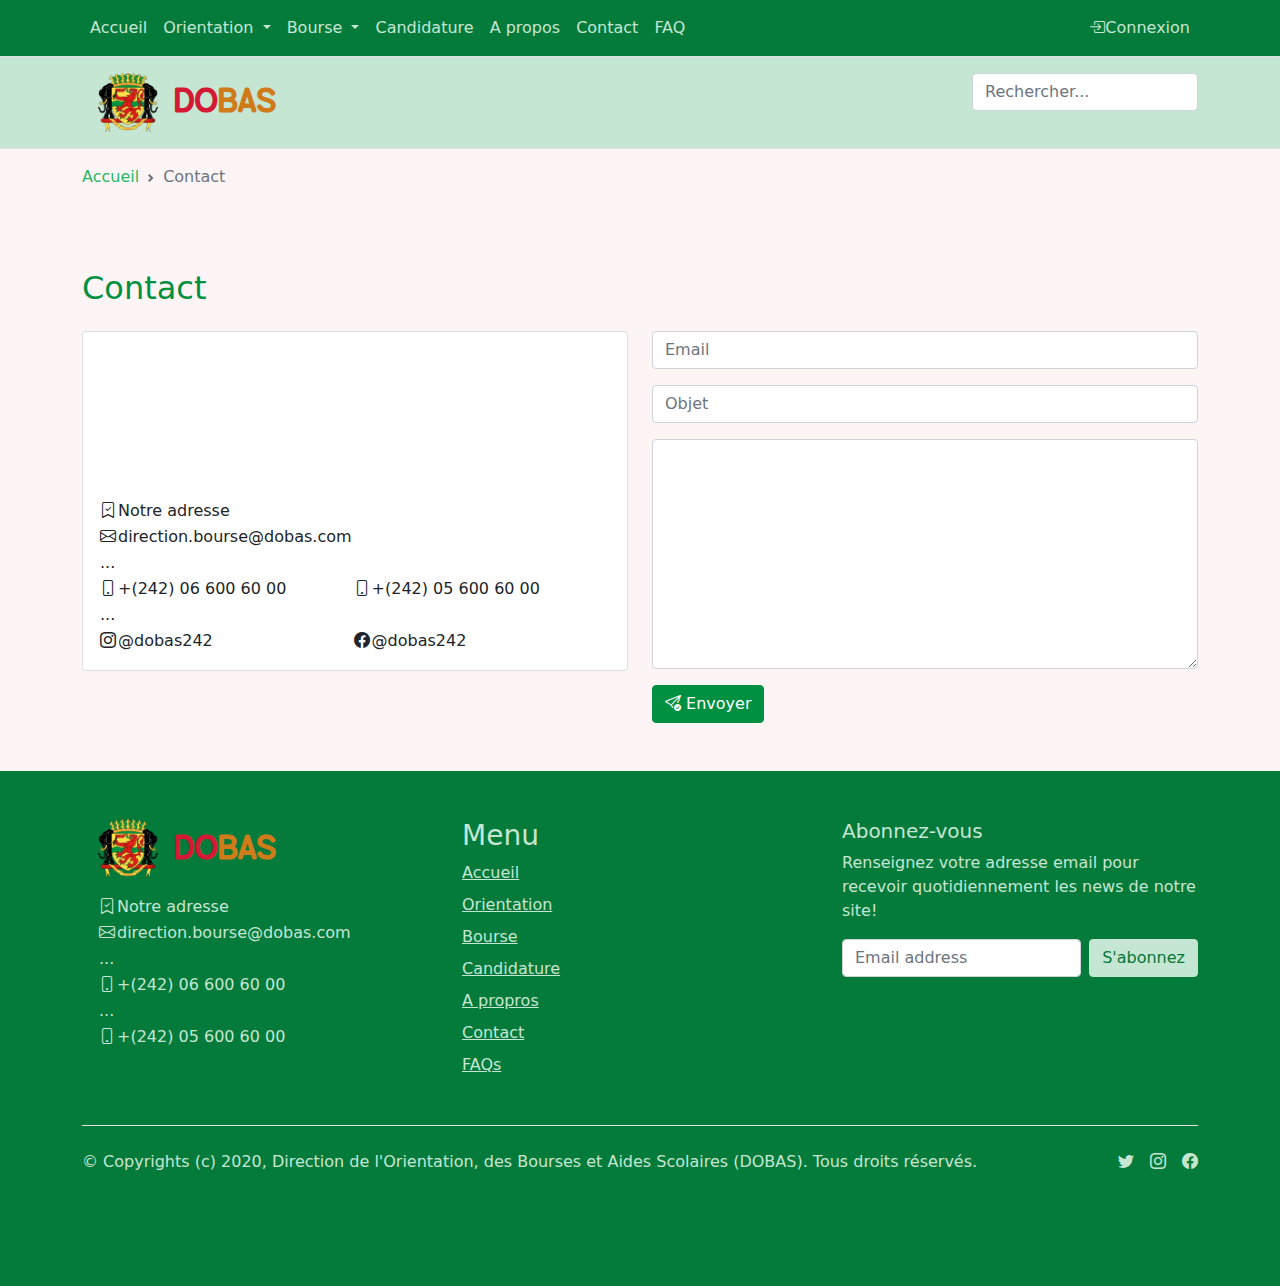
<file: contact.html>
<!doctype html>
<html lang="fr">

<head>
    <title>DOBAS | Ecole & Filière</title>
    <!-- Required meta tags -->
    <meta charset="utf-8">
    <meta name="viewport" content="width=device-width, initial-scale=1, shrink-to-fit=no">

    <!-- Bootstrap CSS -->
    <link rel="stylesheet" href="./vendors/bootstrap/css/bootstrap.css">
    <link rel="stylesheet" href="./vendors/bootstrap-icons/bootstrap-icons.css">
    <link rel="stylesheet" href="./css/main.css">
</head>

<body>
    <!-- Banner-->
    <nav class="navbar-expand-md py-2 bg-dob-green border-bottom ">
        <div class="container d-flex flex-wrap justify-content-center">
            <button class="navbar-toggler nav-dob-link" type="button" data-bs-toggle="collapse"
                data-bs-target="#navbarScroll" aria-controls="navbarScroll" aria-expanded="false"
                aria-label="Toggle navigation">
                <i class="bi bi-list"></i>
            </button>
            <div class="collapse navbar-collapse justify-content-between" id="navbarScroll">
                <ul class="nav navbar-nav me-auto">
                    <li class="nav-item"><a href="./index.html" class="nav-dob-link link-dob-dark px-2 active"
                            aria-current="page">Accueil</a>
                    </li>
                    <li class="nav-item dropdown">
                        <a href="#" class="nav-dob-link link-dob-dark dropdown-toggle px-2" role="button"
                            data-bs-toggle="dropdown" aria-expanded="false">
                            Orientation
                        </a>
                        <ul class="dropdown-menu">
                            <li><a class="dropdown-item" href="./filiere-ecole.html">Ecole & Filière</a></li>
                            <li><a class="dropdown-item" href="./metier-deboucher.html">Métier & Débouchés</a></li>
                        </ul>
                    </li>
                    <li class="nav-item dropdown">
                        <a href="#" class="nav-dob-link link-dob-dark dropdown-toggle px-2" role="button"
                            data-bs-toggle="dropdown" aria-expanded="false">
                            Bourse
                        </a>
                        <ul class="dropdown-menu">
                            <li><a class="dropdown-item" href="./bourse-locale.html">Bourse Locale</a></li>
                            <li><a class="dropdown-item" href="./bourse-etrangere.html">Bourse Etrangère</a></li>
                        </ul>
                    </li>
                    <li class="nav-item"><a href="./candidature.html"
                            class="nav-dob-link link-dob-dark px-2">Candidature</a></li>
                    <li class="nav-item"><a href="./a-propos.html" class="nav-dob-link link-dob-dark px-2">A propos</a>
                    </li>
                    <li class="nav-item"><a href="./contact.html" class="nav-dob-link link-dob-dark px-2">Contact</a>
                    </li>
                    <li class="nav-item"><a href="./faqs.html" class="nav-dob-link link-dob-dark px-2">FAQ</a></li>
                </ul>
                <ul class="nav navbar-nav">
                    <li class="nav-item"><a href="#" class="nav-dob-link link-dob-dark px-2" data-bs-toggle="modal"
                            data-bs-target="#connexionModal"><i class="bi bi-box-arrow-in-right"></i>Connexion</a></li>
                </ul>
            </div>
        </div>
    </nav>
    <header class="py-3 bg-dob-green-inverse border-bottom">
        <div class="container d-flex flex-wrap justify-content-center">
            <a href="/" class="d-flex align-items-center mb-3 mb-lg-0 me-lg-auto text-dark text-decoration-none">
                <img src="./img/congo.png" class="img-fluid mx-3" alt="logo" width="60px">
                <div class="fs-2 title">
                    <span class="text-dob-color-red">DO</span><span class="text-dob-color-yellow">BAS</span>
                </div>
            </a>
            <form class="col-12 col-lg-auto mb-1 mb-lg-0" role="search">
                <input type="search" class="form-control" placeholder="Rechercher..." aria-label="Search">
            </form>
        </div>
    </header>
    <!--./Banner-->

    <!-- breadcrumbs -->
    <div class="container py-3">
        <nav style="--bs-breadcrumb-divider: url(&#34;data:image/svg+xml,%3Csvg xmlns='http://www.w3.org/2000/svg' width='8' height='8'%3E%3Cpath d='M2.5 0L1 1.5 3.5 4 1 6.5 2.5 8l4-4-4-4z' fill='%236c757d'/%3E%3C/svg%3E&#34;);"
            aria-label="breadcrumb">
            <ol class="breadcrumb">
                <li class="breadcrumb-item"><a href="index.html" class="link-dob-green">Accueil</a></li>
                <li class="breadcrumb-item active" aria-current="page">Contact</li>
            </ol>
        </nav>
    </div>
    <!-- ./breadcrumbs -->

    <!-- contact -->
    <div class="container mt-5">
        <div class="row">
            <div>
                <h2 class="text-dob-color-green mb-4">Contact</h2>
            </div>
            <div class="col-md-6 mb-3">

                <card class="card">
                    <iframe class="card-img-top"
                        src="https://www.google.com/maps/embed?pb=!1m14!1m8!1m3!1d7957.389003726732!2d15.253489999999998!3d-4.279460000000001!3m2!1i1024!2i768!4f13.1!3m3!1m2!1s0x0%3A0xe019946446826d26!2sDirection%20des%20Examens%20et%20Concours%20D.E.C.!5e0!3m2!1sen!2sus!4v1662730616035!5m2!1sen!2sus"
                        style="border:0;" allowfullscreen="" loading="lazy"
                        referrerpolicy="no-referrer-when-downgrade"></iframe>
                    </iframe>
                    <div class="card-body">
                        <table>
                            <tr>
                                <td><i class="bi bi-bookmark-check"></i></td>
                                <td>
                                    Notre adresse
                                </td>
                            </tr>
                            <tr>
                                <td><i class="bi bi-envelope"></i> </td>
                                <td>direction.bourse@dobas.com</td>
                            </tr>
                            <tr>
                                <td>...</td>
                            </tr>
                            <tr>
                                <td><i class="bi bi-phone"></i></td>
                                <td>+(242) 06 600 60 00</td>
                                <td><i class="bi bi-phone"></i></td>
                                <td>+(242) 05 600 60 00</td>
                            </tr>
                            <tr>
                                <td>...</td>
                            </tr>
                            <tr class="mt-5">
                                <td><i class="bi bi-instagram"></i></td>
                                <td>@dobas242</td>
                                <td><i class="bi bi-facebook"></i></td>
                                <td>@dobas242</td>
                            </tr>
                        </table>
                    </div>
                </card>
            </div>
            <div class="col-md-6">
                <form action="#" method="get">
                    <div class="row mb-3">
                        <div class="form-group">
                            <input type="email" class="form-control" name="email" id="" aria-describedby="helpId"
                                placeholder="Email" />
                        </div>
                    </div>
                    <div class="row mb-3">
                        <div class="form-group">
                            <input type="text" class="form-control" name="objet" id="" aria-describedby="helpId"
                                placeholder="Objet" />
                        </div>
                    </div>
                    <div class="row">
                        <label for="message">
                            <div class="form-group">
                                <textarea class="form-control" name="message" rows="9"></textarea>
                            </div>
                        </label>
                    </div>
                    <div class="mt-3 mb-7">
                        <button type="submit" class="btn btn-dob-primary">
                            <i class="bi bi-send-check"></i> Envoyer
                        </button>
                    </div>
                </form>
            </div>
        </div>
    </div>
    <!--./contact -->

    <!-- Modal connexion -->
    <div class="modal fade" id="connexionModal" tabindex="-1" aria-labelledby="connexionLabel" aria-hidden="true">
        <div class="modal-dialog modal-dialog-centered">
            <div class="modal-content">
                <div class="title-modal text-center text-uppercase bg-dob-green">
                    <h5 class="title text-dob-color-green-inverse mt-2" id="connexionLabel">Connexion</h5>
                </div>
                <div class="modal-body">
                    <form action="#" method="get">
                        <div class="row mb-3">
                            <div class="form-group">
                                <input type="email" class="form-control" name="email" id="" aria-describedby="helpId"
                                    placeholder="Email" />
                            </div>
                        </div>
                        <div class="row mb-3">
                            <div class="form-group">
                                <input type="password" class="form-control" name="objet" id="" aria-describedby="helpId"
                                    placeholder="Mot de passe" />
                            </div>
                        </div>
                        <div class="mt-3 mb-7 text-center">
                            <button type="submit" class="btn btn-dob-primary">
                                <i class="bi bi-box-arrow-in-right"></i> Se connecter
                            </button>
                        </div>
                    </form>
                </div>
            </div>
        </div>
    </div>
    <!-- /Modal connexion -->


    <!-- footer-->
    <div class="container-fluid bg-dob-green text-dob-color-green-inverse mt-5">
        <footer class="py-5 container">
            <div class="row">
                <div class="col-md-4 col-sm-12 mb-3">
                    <a href="/"
                        class="d-flex align-items-center mb-3 mb-lg-0 me-lg-auto text-dark text-decoration-none">
                        <img src="./img/congo.png" class="img-fluid mx-3" alt="logo" width="60px">
                        <div class="fs-2 title">
                            <span class="text-dob-color-red">DO</span><span class="text-dob-color-yellow">BAS</span>
                        </div>
                    </a>
                    <div class="card-body">
                        <table>
                            <tr>
                                <td><i class="bi bi-bookmark-check"></i></td>
                                <td>
                                    Notre adresse
                                </td>
                            </tr>
                            <tr>
                                <td><i class="bi bi-envelope"></i> </td>
                                <td>direction.bourse@dobas.com</td>
                            </tr>
                            <tr>
                                <td>...</td>
                            </tr>
                            <tr>
                                <td><i class="bi bi-phone"></i></td>
                                <td>+(242) 06 600 60 00</td>
                            </tr>
                            <tr>
                                <td>...</td>
                            </tr>
                            <tr>
                                <td><i class="bi bi-phone"></i></td>
                                <td>+(242) 05 600 60 00</td>
                            </tr>
                        </table>
                    </div>
                </div>
                <div class="col-md-3 mb-3">
                    <h3>Menu</h3>
                    <ul class="nav flex-column">
                        <li class="nav-item mb-2"><a href="./index.html"
                                class="nav-dob-item link-dob-dark p-0">Accueil</a></li>
                        <li class="nav-item mb-2"><a href="./orientation.html"
                                class="nav-dob-item link-dob-dark p-0">Orientation</a></li>
                        <li class="nav-item mb-2"><a href="./bourse.html"
                                class="nav-dob-item link-dob-dark p-0">Bourse</a></li>
                        <li class="nav-item mb-2"><a href="./candidature.html"
                                class="nav-dob-item link-dob-dark p-0">Candidature</a></li>
                        <li class="nav-item mb-2"><a href="./a-propos.html" class="nav-dob-item link-dob-dark p-0">A
                                propros</a></li>
                        <li class="nav-item mb-2"><a href="./contact.html"
                                class="nav-dob-item link-dob-dark p-0">Contact</a></li>
                        <li class="nav-item mb-2"><a href="./faqs.html" class="nav-dob-item link-dob-dark p-0">FAQs</a>
                        </li>
                    </ul>
                </div>
                <div class="col-md-4 offset-md-1 mb-3">
                    <form>
                        <h5>Abonnez-vous</h5>
                        <p>Renseignez votre adresse email pour recevoir quotidiennement les news de notre site!</p>
                        <div class="d-flex flex-column flex-sm-row w-100 gap-2">
                            <label for="newsletter1" class="visually-hidden">Votre adresse email</label>
                            <input id="newsletter1" type="text" class="form-control" placeholder="Email address">
                            <button class="btn btn-dob-primary-light" type="button">
                                S'abonnez
                            </button>
                        </div>
                    </form>
                </div>
            </div>

            <div class="d-flex flex-column flex-sm-row justify-content-between py-4 my-4 border-top">
                <p>&copy; Copyrights (c) 2020, Direction de l'Orientation, des Bourses et Aides Scolaires (DOBAS). Tous
                    droits réservés.</p>
                <ul class="list-unstyled d-flex">
                    <li class="ms-3">
                        <a class="link-dob-dark" href="#">
                            <i class="bi bi-twitter"></i>
                        </a>
                    </li>
                    <li class="ms-3">
                        <a class="link-dob-dark" href="#">
                            <i class="bi bi-instagram"></i>
                        </a>
                    </li>
                    <li class="ms-3">
                        <a class="link-dob-dark" href="#">
                            <i class="bi bi-facebook"></i>
                        </a>
                    </li>
                </ul>
            </div>
        </footer>
    </div>
    <!-- ./footer-->

    <!-- Optional JavaScript -->
    <!-- jQuery first, then Popper.js, then Bootstrap JS -->
    <script src="https://code.jquery.com/jquery-3.3.1.slim.min.js"
        integrity="sha384-q8i/X+965DzO0rT7abK41JStQIAqVgRVzpbzo5smXKp4YfRvH+8abtTE1Pi6jizo"
        crossorigin="anonymous"></script>
    <!--  <script src="https://cdnjs.cloudflare.com/ajax/libs/popper.js/1.14.7/umd/popper.min.js"
        integrity="sha384-UO2eT0CpHqdSJQ6hJty5KVphtPhzWj9WO1clHTMGa3JDZwrnQq4sF86dIHNDz0W1"
        crossorigin="anonymous"></script> -->
    <script src="./vendors/bootstrap/js/bootstrap.bundle.js"></script>
    <script src="./js/main.js"></script>
</body>

</html>
</file>
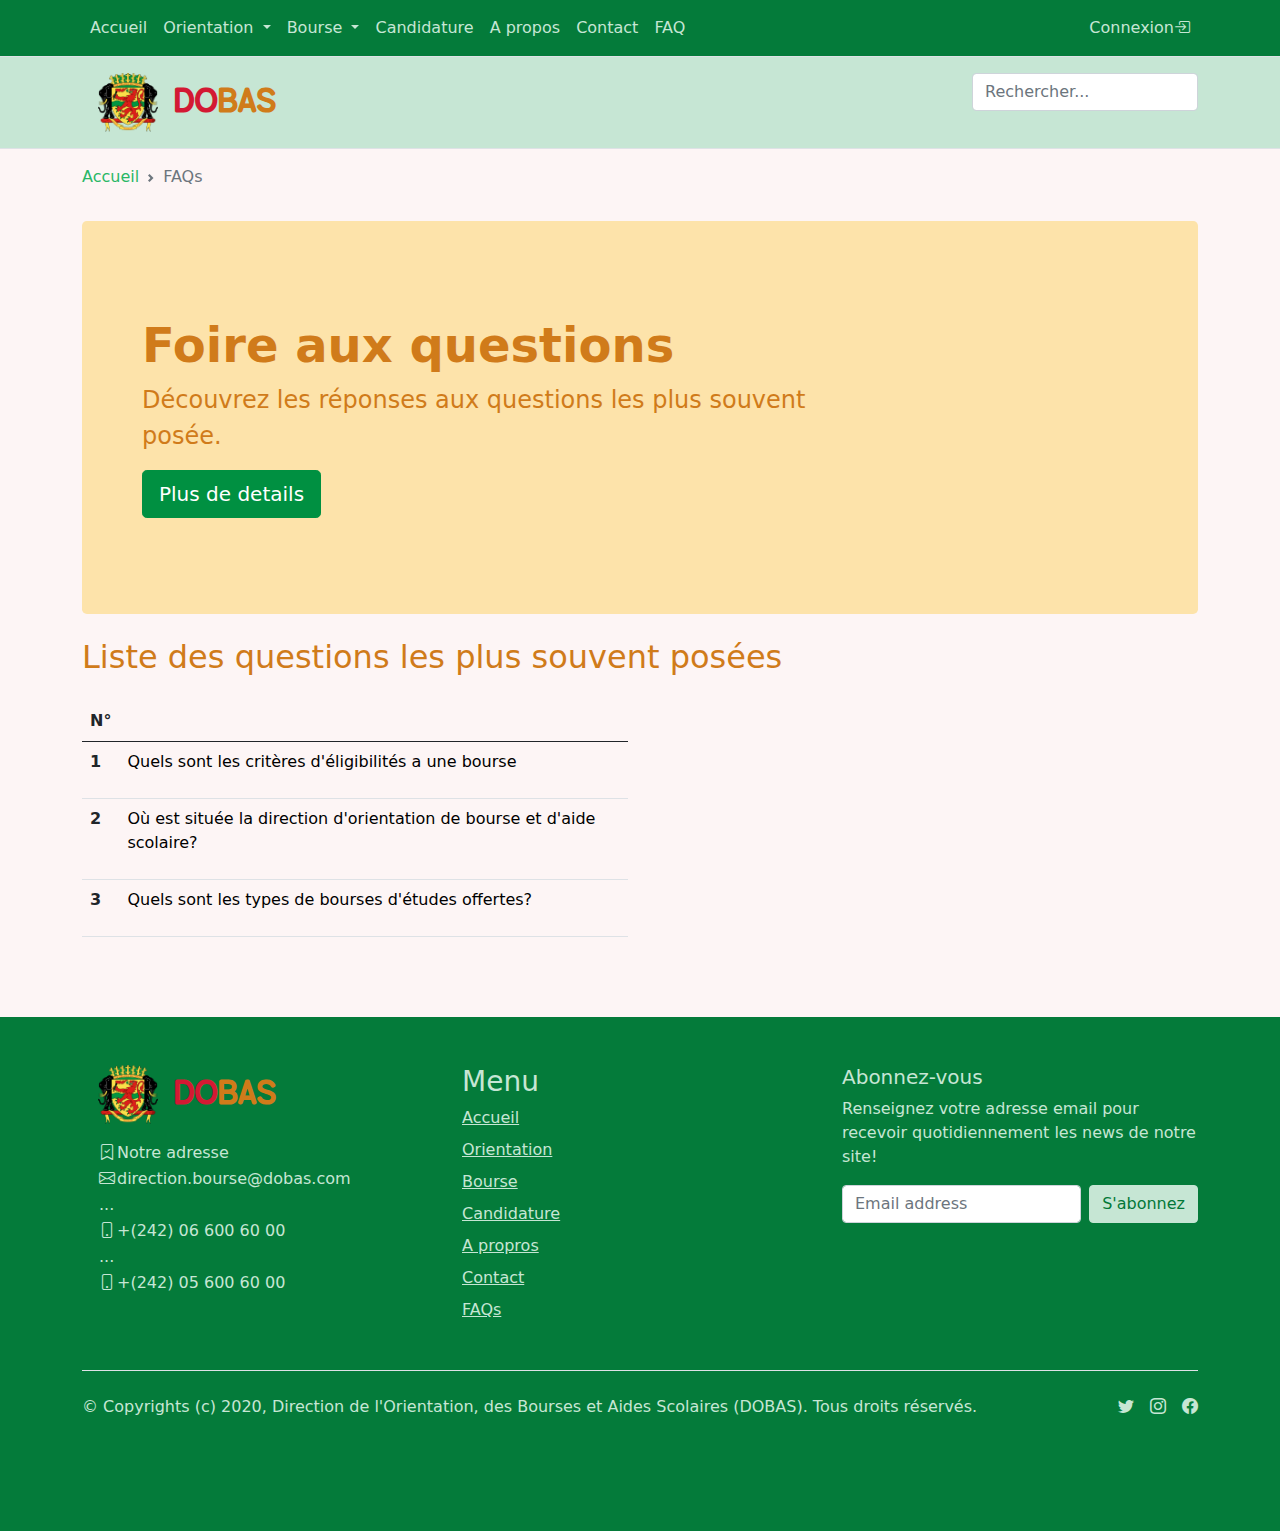
<file: faqs.html>
<!doctype html>
<html lang="fr">

<head>
    <title>DOBAS | Ecole & Filière</title>
    <!-- Required meta tags -->
    <meta charset="utf-8">
    <meta name="viewport" content="width=device-width, initial-scale=1, shrink-to-fit=no">

    <!-- Bootstrap CSS -->
    <link rel="stylesheet" href="./vendors/bootstrap/css/bootstrap.css">
    <link rel="stylesheet" href="./vendors/bootstrap-icons/bootstrap-icons.css">
    <link rel="stylesheet" href="./css/main.css">
</head>

<body>
    <!-- Banner-->
    <nav class="navbar-expand-md sticky-top py-2 bg-dob-green border-bottom ">
        <div class="container d-flex flex-wrap justify-content-center">
            <button class="navbar-toggler nav-dob-link" type="button" data-bs-toggle="collapse"
                data-bs-target="#navbarScroll" aria-controls="navbarScroll" aria-expanded="false"
                aria-label="Toggle navigation">
                <i class="bi bi-list"></i>
            </button>
            <div class="collapse navbar-collapse justify-content-between" id="navbarScroll">
                <ul class="nav navbar-nav me-auto">
                    <li class="nav-item"><a href="./index.html" class="nav-dob-link link-dob-dark px-2 active"
                            aria-current="page">Accueil</a>
                    </li>
                    <li class="nav-item dropdown">
                        <a href="#" class="nav-dob-link link-dob-dark dropdown-toggle px-2" role="button"
                            data-bs-toggle="dropdown" aria-expanded="false">
                            Orientation
                        </a>
                        <ul class="dropdown-menu">
                            <li><a class="dropdown-item" href="./filiere-ecole.html">Ecole & Filière</a></li>
                            <li><a class="dropdown-item" href="./metier-deboucher.html">Métier & Débouchés</a></li>
                        </ul>
                    </li>
                    <li class="nav-item dropdown">
                        <a href="#" class="nav-dob-link link-dob-dark dropdown-toggle px-2" role="button"
                            data-bs-toggle="dropdown" aria-expanded="false">
                            Bourse
                        </a>
                        <ul class="dropdown-menu">
                            <li><a class="dropdown-item" href="./bourse-locale.html">Bourse Locale</a></li>
                            <li><a class="dropdown-item" href="./bourse-etrangere.html">Bourse Etrangère</a></li>
                        </ul>
                    </li>
                    <li class="nav-item"><a href="./candidature.html"
                            class="nav-dob-link link-dob-dark px-2">Candidature</a></li>
                    <li class="nav-item"><a href="./a-propos.html" class="nav-dob-link link-dob-dark px-2">A propos</a>
                    </li>
                    <li class="nav-item"><a href="./contact.html" class="nav-dob-link link-dob-dark px-2">Contact</a>
                    </li>
                    <li class="nav-item"><a href="./faqs.html" class="nav-dob-link link-dob-dark px-2">FAQ</a></li>
                </ul>
                <ul class="nav navbar-nav">
                    <li class="nav-item"><a href="#" class="nav-dob-link link-dob-dark px-2" data-bs-toggle="modal"
                            data-bs-target="#connexionModal">Connexion<i class="bi bi-box-arrow-in-right"></i></a></li>
                </ul>
            </div>
        </div>
    </nav>
    <header class="py-3 bg-dob-green-inverse border-bottom">
        <div class="container d-flex flex-wrap justify-content-center">
            <a href="/" class="d-flex align-items-center mb-3 mb-lg-0 me-lg-auto text-dark text-decoration-none">
                <img src="./img/congo.png" class="img-fluid mx-3" alt="logo" width="60px">
                <div class="fs-2 title">
                    <span class="text-dob-color-red">DO</span><span class="text-dob-color-yellow">BAS</span>
                </div>
            </a>
            <form class="col-12 col-lg-auto mb-1 mb-lg-0" role="search">
                <input type="search" class="form-control" placeholder="Rechercher..." aria-label="Search">
            </form>
        </div>
    </header>
    <!--./Banner-->

    <!-- breadcrumbs -->
    <div class="container py-3">
        <nav style="--bs-breadcrumb-divider: url(&#34;data:image/svg+xml,%3Csvg xmlns='http://www.w3.org/2000/svg' width='8' height='8'%3E%3Cpath d='M2.5 0L1 1.5 3.5 4 1 6.5 2.5 8l4-4-4-4z' fill='%236c757d'/%3E%3C/svg%3E&#34;);"
            aria-label="breadcrumb">
            <ol class="breadcrumb">
                <li class="breadcrumb-item"><a href="index.html" class="link-dob-green">Accueil</a></li>
                <li class="breadcrumb-item active" aria-current="page">FAQs</li>
            </ol>
        </nav>
    </div>
    <!-- ./breadcrumbs -->

    <!-- Jumbotron -->
    <div class="container">
        <div class="p-5 mb-4 bg-dob-yellow-inverse rounded-3">
            <div class="container-fluid py-5 text-dob-color-yellow">
                <h3 class="display-5 fw-bold">Foire aux questions</h3>
                <p class="col-md-8 fs-4">
                    Découvrez les réponses aux questions les plus souvent posée.
                </p>
                <button class="btn btn-dob-primary btn-lg" type="button">Plus de details</button>
            </div>
        </div>
    </div>
    <!-- ./Jumbotron -->

    <!-- FAQs -->
    <div class="container faqs">
        <h2 class="text-dob-color-yellow">Liste des questions les plus souvent posées</h2>
        <div class="row">
            <div class="col-md-6">
                <div class="py-3">
                    <table class="table">
                        <thead>
                            <tr>
                                <th scope="col">N°</th>
                                <th scope="col"></th>
                            </tr>
                        </thead>
                        <tbody class="table-group-divider">
                            <tr>
                                <th scope="row">1</th>
                                <td>
                                    <p>
                                        <a class="text-decoration-none " data-bs-toggle="collapse"
                                            href="#question-1" role="button" aria-expanded="false"
                                            aria-controls="collapseExample">
                                            Quels sont les critères d'éligibilités a une bourse
                                        </a>
                                    </p>
                                    <div class="collapse" id="question-1">
                                        <div class="card-body color-grey-3">
                                            Pour être éligible à une bourse il faut avoir moins de 22ans et avoir un bac
                                            technique ou commercial datant de moins de 2ans.
                                        </div>
                                    </div>
                                </td>
                            </tr>
                            <tr>
                                <th scope="row">2</th>
                                <td>
                                    <p>
                                        <a class="text-decoration-none" data-bs-toggle="collapse"
                                            href="#question-2" role="button" aria-expanded="false"
                                            aria-controls="collapseExample">
                                            Où est située la direction d'orientation de bourse et d'aide scolaire?
                                        </a>
                                    </p>
                                    <div class="collapse" id="question-2">
                                        <div class="card-body color-grey-3">
                                            La Direction d'Orientation de Bourse et d'Aide Scolaire est située à Brazzaville, derrière le Centre d'Education de Formation et d'Apprentissage (CEFA) 
                                        </div>
                                    </div>
                                </td>
                            </tr>
                            <tr>
                                <th scope="row">3</th>
                                <td>
                                    <p>
                                        <a class="text-decoration-none" data-bs-toggle="collapse"
                                            href="#question-3" role="button" aria-expanded="false"
                                            aria-controls="collapseExample">
                                            Quels sont les types de bourses d'études offertes?
                                        </a>
                                    </p>
                                    <div class="collapse" id="question-3">
                                        <div class="card-body color-grey-3">
                                            La DOBAS offre des bourses locales et étrangères.
                                        </div>
                                    </div>
                                </td>
                            </tr>
                        </tbody>
                    </table>
                </div>
            </div>
        </div>
    </div>
    <!-- /FAQs -->

    <!-- Modal connexion -->
    <div class="modal fade" id="connexionModal" tabindex="-1" aria-labelledby="connexionLabel" aria-hidden="true">
        <div class="modal-dialog modal-dialog-centered">
            <div class="modal-content">
                <div class="title-modal text-center text-uppercase bg-dob-green">
                    <h5 class="title text-dob-color-green-inverse mt-2" id="connexionLabel">Connexion</h5>
                </div>
                <div class="modal-body">
                    <form action="#" method="get">
                        <div class="row mb-3">
                            <div class="form-group">
                                <input type="email" class="form-control" name="email" id="" aria-describedby="helpId"
                                    placeholder="Email" />
                            </div>
                        </div>
                        <div class="row mb-3">
                            <div class="form-group">
                                <input type="password" class="form-control" name="objet" id="" aria-describedby="helpId"
                                    placeholder="Mot de passe" />
                            </div>
                        </div>
                        <div class="mt-3 mb-7 text-center">
                            <button type="submit" class="btn btn-dob-primary">
                                <i class="bi bi-box-arrow-in-right"></i> Se connecter
                            </button>
                        </div>
                    </form>
                </div>
            </div>
        </div>
    </div>
    <!-- /Modal connexion -->


    <!-- footer-->
    <div class="container-fluid bg-dob-green text-dob-color-green-inverse mt-5">
        <footer class="py-5 container">
            <div class="row">
                <div class="col-md-4 col-sm-12 mb-3">
                    <a href="/"
                        class="d-flex align-items-center mb-3 mb-lg-0 me-lg-auto text-dark text-decoration-none">
                        <img src="./img/congo.png" class="img-fluid mx-3" alt="logo" width="60px">
                        <div class="fs-2 title">
                            <span class="text-dob-color-red">DO</span><span class="text-dob-color-yellow">BAS</span>
                        </div>
                    </a>
                    <div class="card-body">
                        <table>
                            <tr>
                                <td><i class="bi bi-bookmark-check"></i></td>
                                <td>
                                    Notre adresse
                                </td>
                            </tr>
                            <tr>
                                <td><i class="bi bi-envelope"></i> </td>
                                <td>direction.bourse@dobas.com</td>
                            </tr>
                            <tr>
                                <td>...</td>
                            </tr>
                            <tr>
                                <td><i class="bi bi-phone"></i></td>
                                <td>+(242) 06 600 60 00</td>
                            </tr>
                            <tr>
                                <td>...</td>
                            </tr>
                            <tr>
                                <td><i class="bi bi-phone"></i></td>
                                <td>+(242) 05 600 60 00</td>
                            </tr>
                        </table>
                    </div>
                </div>
                <div class="col-md-3 mb-3">
                    <h3>Menu</h3>
                    <ul class="nav flex-column">
                        <li class="nav-item mb-2"><a href="./index.html"
                                class="nav-dob-item link-dob-dark p-0">Accueil</a></li>
                        <li class="nav-item mb-2"><a href="./orientation.html"
                                class="nav-dob-item link-dob-dark p-0">Orientation</a></li>
                        <li class="nav-item mb-2"><a href="./bourse.html"
                                class="nav-dob-item link-dob-dark p-0">Bourse</a></li>
                        <li class="nav-item mb-2"><a href="./candidature.html"
                                class="nav-dob-item link-dob-dark p-0">Candidature</a></li>
                        <li class="nav-item mb-2"><a href="./a-propos.html" class="nav-dob-item link-dob-dark p-0">A
                                propros</a></li>
                        <li class="nav-item mb-2"><a href="./contact.html"
                                class="nav-dob-item link-dob-dark p-0">Contact</a></li>
                        <li class="nav-item mb-2"><a href="./faqs.html" class="nav-dob-item link-dob-dark p-0">FAQs</a>
                        </li>
                    </ul>
                </div>
                <div class="col-md-4 offset-md-1 mb-3">
                    <form>
                        <h5>Abonnez-vous</h5>
                        <p>Renseignez votre adresse email pour recevoir quotidiennement les news de notre site!</p>
                        <div class="d-flex flex-column flex-sm-row w-100 gap-2">
                            <label for="newsletter1" class="visually-hidden">Votre adresse email</label>
                            <input id="newsletter1" type="text" class="form-control" placeholder="Email address">
                            <button class="btn btn-dob-primary-light" type="button">
                                S'abonnez
                            </button>
                        </div>
                    </form>
                </div>
            </div>

            <div class="d-flex flex-column flex-sm-row justify-content-between py-4 my-4 border-top">
                <p>&copy; Copyrights (c) 2020, Direction de l'Orientation, des Bourses et Aides Scolaires (DOBAS). Tous
                    droits réservés.</p>
                <ul class="list-unstyled d-flex">
                    <li class="ms-3">
                        <a class="link-dob-dark" href="#">
                            <i class="bi bi-twitter"></i>
                        </a>
                    </li>
                    <li class="ms-3">
                        <a class="link-dob-dark" href="#">
                            <i class="bi bi-instagram"></i>
                        </a>
                    </li>
                    <li class="ms-3">
                        <a class="link-dob-dark" href="#">
                            <i class="bi bi-facebook"></i>
                        </a>
                    </li>
                </ul>
            </div>
        </footer>
    </div>
    <!-- ./footer-->

    <!-- Optional JavaScript -->
    <!-- jQuery first, then Popper.js, then Bootstrap JS -->
    <script src="https://code.jquery.com/jquery-3.3.1.slim.min.js"
        integrity="sha384-q8i/X+965DzO0rT7abK41JStQIAqVgRVzpbzo5smXKp4YfRvH+8abtTE1Pi6jizo"
        crossorigin="anonymous"></script>
    <!--  <script src="https://cdnjs.cloudflare.com/ajax/libs/popper.js/1.14.7/umd/popper.min.js"
        integrity="sha384-UO2eT0CpHqdSJQ6hJty5KVphtPhzWj9WO1clHTMGa3JDZwrnQq4sF86dIHNDz0W1"
        crossorigin="anonymous"></script> -->
    <script src="./vendors/bootstrap/js/bootstrap.bundle.js"></script>
    <script src="./js/main.js"></script>
</body>

</html>
</file>
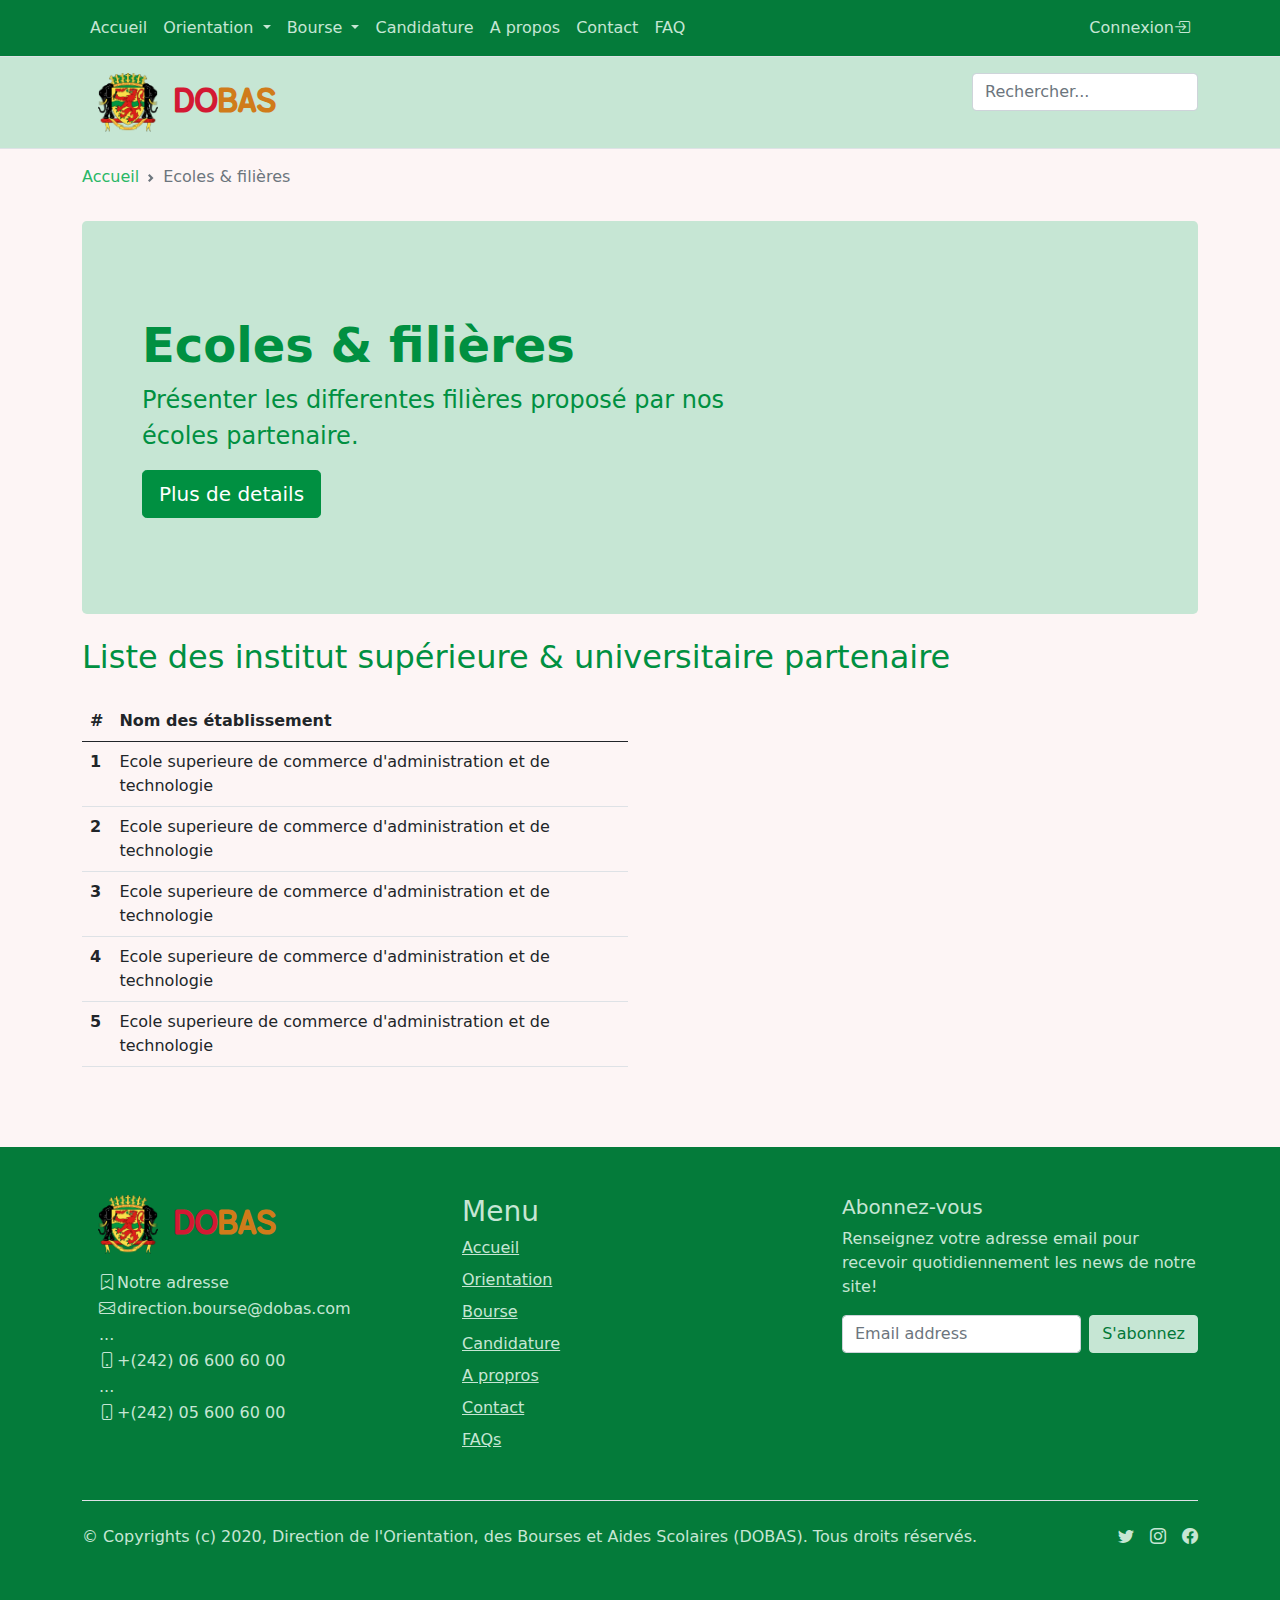
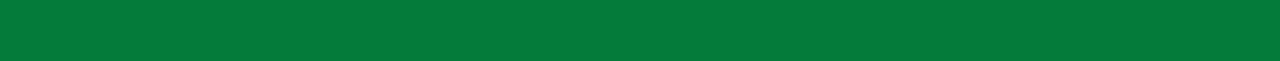
<file: filiere-ecole.html>
<!doctype html>
<html lang="fr">

<head>
    <title>DOBAS | Ecole & Filière</title>
    <!-- Required meta tags -->
    <meta charset="utf-8">
    <meta name="viewport" content="width=device-width, initial-scale=1, shrink-to-fit=no">

    <!-- Bootstrap CSS -->
    <link rel="stylesheet" href="./vendors/bootstrap/css/bootstrap.css">
    <link rel="stylesheet" href="./vendors/bootstrap-icons/bootstrap-icons.css">
    <link rel="stylesheet" href="./css/main.css">
</head>

<body>
    <!-- Banner-->
    <nav class="navbar-expand-md py-2 bg-dob-green border-bottom ">
        <div class="container d-flex flex-wrap justify-content-center">
            <button class="navbar-toggler nav-dob-link" type="button" data-bs-toggle="collapse"
                data-bs-target="#navbarScroll" aria-controls="navbarScroll" aria-expanded="false"
                aria-label="Toggle navigation">
                <i class="bi bi-list"></i>
            </button>
            <div class="collapse navbar-collapse justify-content-between" id="navbarScroll">
                <ul class="nav navbar-nav me-auto">
                    <li class="nav-item"><a href="./index.html" class="nav-dob-link link-dob-dark px-2 active"
                            aria-current="page">Accueil</a>
                    </li>
                    <li class="nav-item dropdown">
                        <a href="#" class="nav-dob-link link-dob-dark dropdown-toggle px-2" role="button"
                            data-bs-toggle="dropdown" aria-expanded="false">
                            Orientation
                        </a>
                        <ul class="dropdown-menu">
                            <li><a class="dropdown-item" href="./filiere-ecole.html">Ecole & Filière</a></li>
                            <li><a class="dropdown-item" href="./metier-deboucher.html">Métier & Débouchés</a></li>
                        </ul>
                    </li>
                    <li class="nav-item dropdown">
                        <a href="#" class="nav-dob-link link-dob-dark dropdown-toggle px-2" role="button"
                            data-bs-toggle="dropdown" aria-expanded="false">
                            Bourse
                        </a>
                        <ul class="dropdown-menu">
                            <li><a class="dropdown-item" href="./bourse-locale.html">Bourse Locale</a></li>
                            <li><a class="dropdown-item" href="./bourse-etrangere.html">Bourse Etrangère</a></li>
                        </ul>
                    </li>
                    <li class="nav-item"><a href="./candidature.html"
                            class="nav-dob-link link-dob-dark px-2">Candidature</a></li>
                    <li class="nav-item"><a href="./a-propos.html" class="nav-dob-link link-dob-dark px-2">A propos</a>
                    </li>
                    <li class="nav-item"><a href="./contact.html" class="nav-dob-link link-dob-dark px-2">Contact</a>
                    </li>
                    <li class="nav-item"><a href="./faqs.html" class="nav-dob-link link-dob-dark px-2">FAQ</a></li>
                </ul>
                <ul class="nav navbar-nav">
                    <li class="nav-item"><a href="#" class="nav-dob-link link-dob-dark px-2" data-bs-toggle="modal"
                            data-bs-target="#connexionModal">Connexion<i class="bi bi-box-arrow-in-right"></i></a></li>
                </ul>
            </div>
        </div>
    </nav>
    <header class="py-3 bg-dob-green-inverse border-bottom">
        <div class="container d-flex flex-wrap justify-content-center">
            <a href="/" class="d-flex align-items-center mb-3 mb-lg-0 me-lg-auto text-dark text-decoration-none">
                <img src="./img/congo.png" class="img-fluid mx-3" alt="logo" width="60px">
                <div class="fs-2 title">
                    <span class="text-dob-color-red">DO</span><span class="text-dob-color-yellow">BAS</span>
                </div>
            </a>
            <form class="col-12 col-lg-auto mb-1 mb-lg-0" role="search">
                <input type="search" class="form-control" placeholder="Rechercher..." aria-label="Search">
            </form>
        </div>
    </header>
    <!--./Banner-->

    <!-- breadcrumbs -->
    <div class="container py-3">
        <nav style="--bs-breadcrumb-divider: url(&#34;data:image/svg+xml,%3Csvg xmlns='http://www.w3.org/2000/svg' width='8' height='8'%3E%3Cpath d='M2.5 0L1 1.5 3.5 4 1 6.5 2.5 8l4-4-4-4z' fill='%236c757d'/%3E%3C/svg%3E&#34;);"
            aria-label="breadcrumb">
            <ol class="breadcrumb">
                <li class="breadcrumb-item"><a href="index.html" class="link-dob-green">Accueil</a></li>
                <li class="breadcrumb-item active" aria-current="page">Ecoles & filières</li>
            </ol>
        </nav>
    </div>
    <!-- ./breadcrumbs -->

    <!-- Jumbotron -->
    <div class="container">
        <div class="p-5 mb-4 bg-dob-green-inverse rounded-3">
            <div class="container-fluid py-5 text-dob-color-green">
                <h3 class="display-5 fw-bold">Ecoles & filières</h3>
                <p class="col-md-8 fs-4">Présenter les differentes filières proposé par nos écoles partenaire.</p>
                <button class="btn btn-dob-primary btn-lg" type="button">Plus de details</button>
            </div>
        </div>
    </div>
    <!-- ./Jumbotron -->

    <div class="container">
        <h2 class="text-dob-color-green">Liste des institut supérieure & universitaire partenaire</h2>
        <div class="row">
            <div class="col-md-6">
                <div class="py-3">
                    <table class="table">
                        <thead>
                            <tr>
                                <th scope="col">#</th>
                                <th scope="col">Nom des établissement</th>
                            </tr>
                        </thead>
                        <tbody class="table-group-divider">
                            <tr>
                                <th scope="row">1</th>
                                <td>Ecole superieure de commerce d'administration et de technologie</td>
                            </tr>
                            <tr>
                                <th scope="row">2</th>
                                <td>Ecole superieure de commerce d'administration et de technologie</td>
                            </tr>
                            <tr>
                                <th scope="row">3</th>
                                <td>Ecole superieure de commerce d'administration et de technologie</td>
                            </tr>
                            <tr>
                                <th scope="row">4</th>
                                <td>Ecole superieure de commerce d'administration et de technologie</td>
                            </tr>
                            <tr>
                                <th scope="row">5</th>
                                <td>Ecole superieure de commerce d'administration et de technologie</td>
                            </tr>
                        </tbody>
                    </table>
                </div>
            </div>
        </div>
    </div>

    <!-- Modal connexion -->
    <div class="modal fade" id="connexionModal" tabindex="-1" aria-labelledby="connexionLabel" aria-hidden="true">
        <div class="modal-dialog modal-dialog-centered">
            <div class="modal-content">
                <div class="title-modal text-center text-uppercase bg-dob-green">
                    <h5 class="title text-dob-color-green-inverse mt-2" id="connexionLabel">Connexion</h5>
                </div>
                <div class="modal-body">
                    <form action="#" method="get">
                        <div class="row mb-3">
                            <div class="form-group">
                                <input type="email" class="form-control" name="email" id="" aria-describedby="helpId"
                                    placeholder="Email" />
                            </div>
                        </div>
                        <div class="row mb-3">
                            <div class="form-group">
                                <input type="password" class="form-control" name="objet" id="" aria-describedby="helpId"
                                    placeholder="Mot de passe" />
                            </div>
                        </div>
                        <div class="mt-3 mb-7 text-center">
                            <button type="submit" class="btn btn-dob-primary">
                                <i class="bi bi-box-arrow-in-right"></i> Se connecter
                            </button>
                        </div>
                    </form>
                </div>
            </div>
        </div>
    </div>
    <!-- /Modal connexion -->


    <!-- footer-->
    <div class="container-fluid bg-dob-green text-dob-color-green-inverse mt-5">
        <footer class="py-5 container">
            <div class="row">
                <div class="col-md-4 col-sm-12 mb-3">
                    <a href="/"
                        class="d-flex align-items-center mb-3 mb-lg-0 me-lg-auto text-dark text-decoration-none">
                        <img src="./img/congo.png" class="img-fluid mx-3" alt="logo" width="60px">
                        <div class="fs-2 title">
                            <span class="text-dob-color-red">DO</span><span class="text-dob-color-yellow">BAS</span>
                        </div>
                    </a>
                    <div class="card-body">
                        <table>
                            <tr>
                                <td><i class="bi bi-bookmark-check"></i></td>
                                <td>
                                    Notre adresse
                                </td>
                            </tr>
                            <tr>
                                <td><i class="bi bi-envelope"></i> </td>
                                <td>direction.bourse@dobas.com</td>
                            </tr>
                            <tr>
                                <td>...</td>
                            </tr>
                            <tr>
                                <td><i class="bi bi-phone"></i></td>
                                <td>+(242) 06 600 60 00</td>
                            </tr>
                            <tr>
                                <td>...</td>
                            </tr>
                            <tr>
                                <td><i class="bi bi-phone"></i></td>
                                <td>+(242) 05 600 60 00</td>
                            </tr>
                        </table>
                    </div>
                </div>
                <div class="col-md-3 mb-3">
                    <h3>Menu</h3>
                    <ul class="nav flex-column">
                        <li class="nav-item mb-2"><a href="./index.html"
                                class="nav-dob-item link-dob-dark p-0">Accueil</a></li>
                        <li class="nav-item mb-2"><a href="./orientation.html"
                                class="nav-dob-item link-dob-dark p-0">Orientation</a></li>
                        <li class="nav-item mb-2"><a href="./bourse.html"
                                class="nav-dob-item link-dob-dark p-0">Bourse</a></li>
                        <li class="nav-item mb-2"><a href="./candidature.html"
                                class="nav-dob-item link-dob-dark p-0">Candidature</a></li>
                        <li class="nav-item mb-2"><a href="./a-propos.html" class="nav-dob-item link-dob-dark p-0">A
                                propros</a></li>
                        <li class="nav-item mb-2"><a href="./contact.html"
                                class="nav-dob-item link-dob-dark p-0">Contact</a></li>
                        <li class="nav-item mb-2"><a href="./faqs.html" class="nav-dob-item link-dob-dark p-0">FAQs</a>
                        </li>
                    </ul>
                </div>
                <div class="col-md-4 offset-md-1 mb-3">
                    <form>
                        <h5>Abonnez-vous</h5>
                        <p>Renseignez votre adresse email pour recevoir quotidiennement les news de notre site!</p>
                        <div class="d-flex flex-column flex-sm-row w-100 gap-2">
                            <label for="newsletter1" class="visually-hidden">Votre adresse email</label>
                            <input id="newsletter1" type="text" class="form-control" placeholder="Email address">
                            <button class="btn btn-dob-primary-light" type="button">
                                S'abonnez
                            </button>
                        </div>
                    </form>
                </div>
            </div>

            <div class="d-flex flex-column flex-sm-row justify-content-between py-4 my-4 border-top">
                <p>&copy; Copyrights (c) 2020, Direction de l'Orientation, des Bourses et Aides Scolaires (DOBAS). Tous
                    droits réservés.</p>
                <ul class="list-unstyled d-flex">
                    <li class="ms-3">
                        <a class="link-dob-dark" href="#">
                            <i class="bi bi-twitter"></i>
                        </a>
                    </li>
                    <li class="ms-3">
                        <a class="link-dob-dark" href="#">
                            <i class="bi bi-instagram"></i>
                        </a>
                    </li>
                    <li class="ms-3">
                        <a class="link-dob-dark" href="#">
                            <i class="bi bi-facebook"></i>
                        </a>
                    </li>
                </ul>
            </div>
        </footer>
    </div>
    <!-- ./footer-->

    <!-- Optional JavaScript -->
    <!-- jQuery first, then Popper.js, then Bootstrap JS -->
    <script src="https://code.jquery.com/jquery-3.3.1.slim.min.js"
        integrity="sha384-q8i/X+965DzO0rT7abK41JStQIAqVgRVzpbzo5smXKp4YfRvH+8abtTE1Pi6jizo"
        crossorigin="anonymous"></script>
    <!--  <script src="https://cdnjs.cloudflare.com/ajax/libs/popper.js/1.14.7/umd/popper.min.js"
        integrity="sha384-UO2eT0CpHqdSJQ6hJty5KVphtPhzWj9WO1clHTMGa3JDZwrnQq4sF86dIHNDz0W1"
        crossorigin="anonymous"></script> -->
    <script src="./vendors/bootstrap/js/bootstrap.bundle.js"></script>
    <script src="./js/main.js"></script>
</body>

</html>
</file>
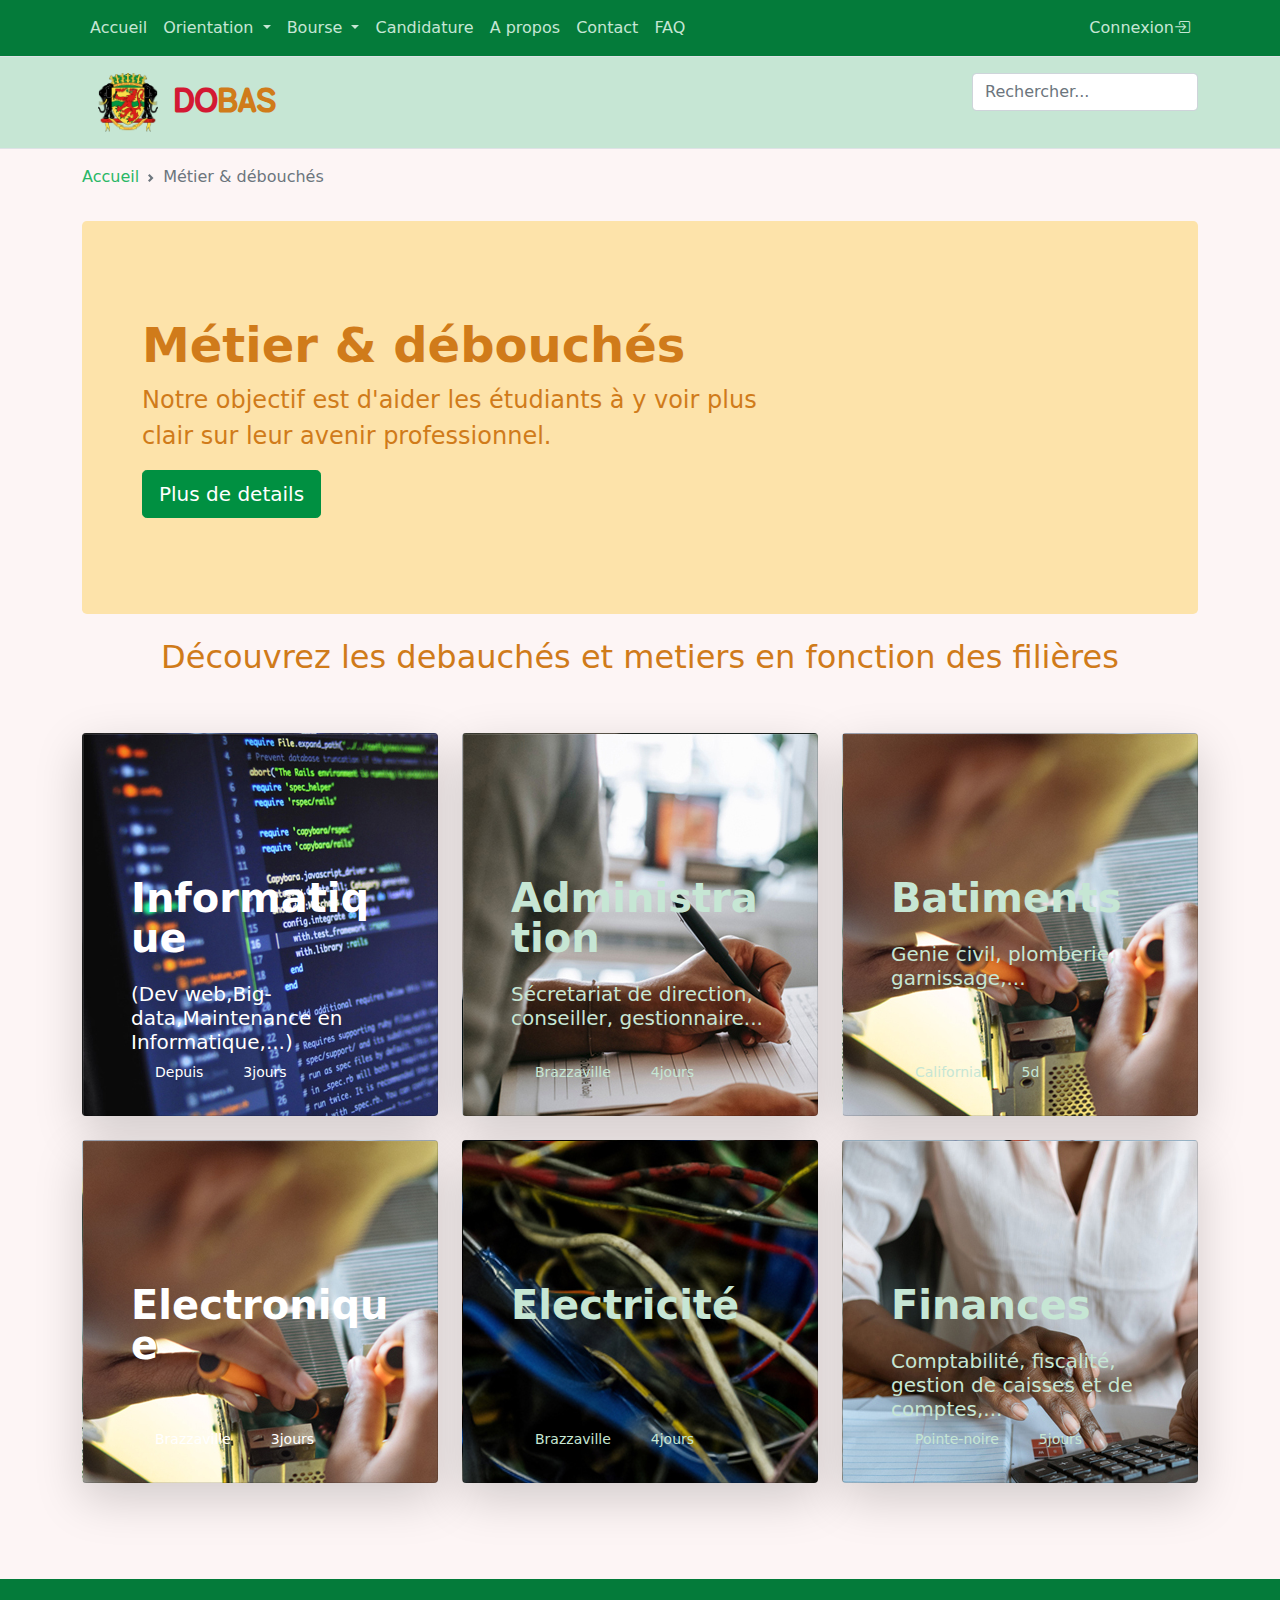
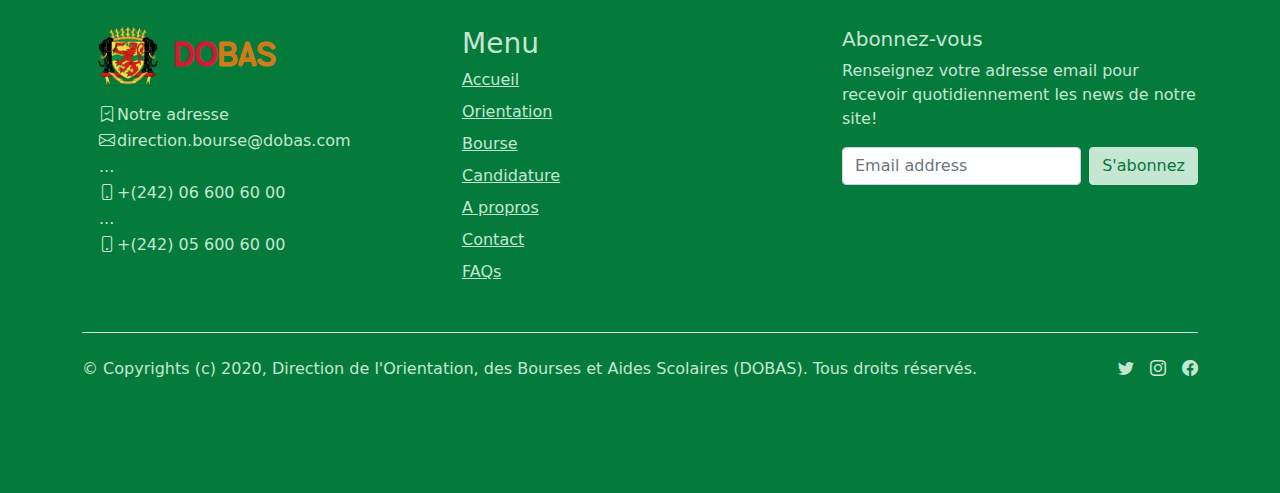
<file: metier-deboucher.html>
<!doctype html>
<html lang="fr">

<head>
    <title>DOBAS | Ecole & Filière</title>
    <!-- Required meta tags -->
    <meta charset="utf-8">
    <meta name="viewport" content="width=device-width, initial-scale=1, shrink-to-fit=no">

    <!-- Bootstrap CSS -->
    <link rel="stylesheet" href="./vendors/bootstrap/css/bootstrap.css">
    <link rel="stylesheet" href="./vendors/bootstrap-icons/bootstrap-icons.css">
    <link rel="stylesheet" href="./css/main.css">
</head>

<body>
    <!-- Banner-->
    <nav class="navbar-expand-md py-2 bg-dob-green border-bottom ">
        <div class="container d-flex flex-wrap justify-content-center">
            <button class="navbar-toggler nav-dob-link" type="button" data-bs-toggle="collapse"
                data-bs-target="#navbarScroll" aria-controls="navbarScroll" aria-expanded="false"
                aria-label="Toggle navigation">
                <i class="bi bi-list"></i>
            </button>
            <div class="collapse navbar-collapse justify-content-between" id="navbarScroll">
                <ul class="nav navbar-nav me-auto">
                    <li class="nav-item"><a href="./index.html" class="nav-dob-link link-dob-dark px-2 active"
                            aria-current="page">Accueil</a>
                    </li>
                    <li class="nav-item dropdown">
                        <a href="#" class="nav-dob-link link-dob-dark dropdown-toggle px-2" role="button"
                            data-bs-toggle="dropdown" aria-expanded="false">
                            Orientation
                        </a>
                        <ul class="dropdown-menu">
                            <li><a class="dropdown-item" href="./filiere-ecole.html">Ecole & Filière</a></li>
                            <li><a class="dropdown-item" href="./metier-deboucher.html">Métier & Débouchés</a></li>
                        </ul>
                    </li>
                    <li class="nav-item dropdown">
                        <a href="#" class="nav-dob-link link-dob-dark dropdown-toggle px-2" role="button"
                            data-bs-toggle="dropdown" aria-expanded="false">
                            Bourse
                        </a>
                        <ul class="dropdown-menu">
                            <li><a class="dropdown-item" href="./bourse-locale.html">Bourse Locale</a></li>
                            <li><a class="dropdown-item" href="./bourse-etrangere.html">Bourse Etrangère</a></li>
                        </ul>
                    </li>
                    <li class="nav-item"><a href="./candidature.html"
                            class="nav-dob-link link-dob-dark px-2">Candidature</a></li>
                    <li class="nav-item"><a href="./a-propos.html" class="nav-dob-link link-dob-dark px-2">A propos</a>
                    </li>
                    <li class="nav-item"><a href="./contact.html" class="nav-dob-link link-dob-dark px-2">Contact</a>
                    </li>
                    <li class="nav-item"><a href="./faqs.html" class="nav-dob-link link-dob-dark px-2">FAQ</a></li>
                </ul>
                <ul class="nav navbar-nav">
                    <li class="nav-item"><a href="#" class="nav-dob-link link-dob-dark px-2" data-bs-toggle="modal"
                            data-bs-target="#connexionModal">Connexion<i class="bi bi-box-arrow-in-right"></i></a></li>
                </ul>
            </div>
        </div>
    </nav>
    <header class="py-3 bg-dob-green-inverse border-bottom">
        <div class="container d-flex flex-wrap justify-content-center">
            <a href="/" class="d-flex align-items-center mb-3 mb-lg-0 me-lg-auto text-dark text-decoration-none">
                <img src="./img/congo.png" class="img-fluid mx-3" alt="logo" width="60px">
                <div class="fs-2 title">
                    <span class="text-dob-color-red">DO</span><span class="text-dob-color-yellow">BAS</span>
                </div>
            </a>
            <form class="col-12 col-lg-auto mb-1 mb-lg-0" role="search">
                <input type="search" class="form-control" placeholder="Rechercher..." aria-label="Search">
            </form>
        </div>
    </header>
    <!--./Banner-->

    <!-- breadcrumbs -->
    <div class="container py-3">
        <nav style="--bs-breadcrumb-divider: url(&#34;data:image/svg+xml,%3Csvg xmlns='http://www.w3.org/2000/svg' width='8' height='8'%3E%3Cpath d='M2.5 0L1 1.5 3.5 4 1 6.5 2.5 8l4-4-4-4z' fill='%236c757d'/%3E%3C/svg%3E&#34;);"
            aria-label="breadcrumb">
            <ol class="breadcrumb">
                <li class="breadcrumb-item"><a href="index.html" class="link-dob-green">Accueil</a></li>
                <li class="breadcrumb-item active" aria-current="page">Métier & débouchés</li>
            </ol>
        </nav>
    </div>
    <!-- ./breadcrumbs -->

    <!-- Jumbotron -->
    <div class="container">
        <div class="p-5 mb-4 bg-dob-yellow-inverse rounded-3">
            <div class="container-fluid py-5 text-dob-color-yellow">
                <h3 class="display-5 fw-bold">Métier & débouchés</h3>
                <p class="col-md-8 fs-4">
                    Notre objectif est d'aider les étudiants à y voir plus clair sur leur avenir
                    professionnel.
                </p>
                <button class="btn btn-dob-primary btn-lg" type="button">Plus de details</button>
            </div>
        </div>
    </div>
    <!-- ./Jumbotron -->

    <div class="container">
        <h2 class="text-dob-color-yellow text-center" id="list-item-10">Découvrez les debauchés et metiers en fonction des filières</h2>

        <div class="row row-cols-1 row-cols-lg-3 align-items-stretch g-4 py-5">
            <div class="col">
                <div class="card card-cover h-100 overflow-hidden text-dob-color-green-inverse rounded-4 shadow-lg"
                    style="background-image: url('img/galeries/mt-1.jpg');">
                    <div class="d-flex flex-column h-100 p-5 pb-3 text-white text-shadow-1">
                        <h3 class="pt-5 mt-5 mb-4 display-6 lh-1 fw-bold">Informatique</h3>
                        <h5>(Dev web,Big-data,Maintenance en Informatique,...)</h5>
                        <ul class="d-flex list-unstyled mt-auto text-white">
                            <li class="d-flex align-items-center me-3">
                                <svg class="bi me-2" width="1em" height="1em">
                                    <use xlink:href="#geo-fill" />
                                </svg>
                                <small>Depuis</small>
                            </li>
                            <li class="d-flex align-items-center">
                                <svg class="bi me-2" width="1em" height="1em">
                                    <use xlink:href="#calendar3" />
                                </svg>
                                <small>3jours</small>
                            </li>
                        </ul>
                    </div>
                </div>
            </div>

            <div class="col">
                <div class="card card-cover h-100 overflow-hidden text-bg-dark rounded-4 shadow-lg"
                    style="background-image: url('img/galeries/mt-2.jpg');">
                    <div class="d-flex flex-column h-100 p-5 pb-3 text-dob-color-green-inverse text-shadow-1">
                        <h3 class="pt-5 mt-5 mb-4 display-6 lh-1 fw-bold">Administration</h3>
                        <h5>Sécretariat de direction, conseiller, gestionnaire...</h5>
                        <ul class="d-flex list-unstyled mt-auto">
                            <li class="d-flex align-items-center me-3">
                                <svg class="bi me-2" width="1em" height="1em">
                                    <use xlink:href="#geo-fill" />
                                </svg>
                                <small>Brazzaville</small>
                            </li>
                            <li class="d-flex align-items-center">
                                <svg class="bi me-2" width="1em" height="1em">
                                    <use xlink:href="#calendar3" />
                                </svg>
                                <small>4jours</small>
                            </li>
                        </ul>
                    </div>
                </div>
            </div>

            <div class="col">
                <div class="card card-cover h-100 overflow-hidden text-dob-color-green-inverse rounded-4 shadow-lg"
                    style="background-image: url('img/galeries/mt-6.jpg');">
                    <div class="d-flex flex-column h-100 p-5 pb-3 text-shadow-1">
                        <h3 class="pt-5 mt-5 mb-4 display-6 lh-1 fw-bold">Batiments</h3>
                        <h5>Genie civil, plomberie, garnissage,...</h5>
                        <ul class="d-flex list-unstyled mt-auto">
                            <li class="d-flex align-items-center me-3">
                                <svg class="bi me-2" width="1em" height="1em">
                                    <use xlink:href="#geo-fill" />
                                </svg>
                                <small>California</small>
                            </li>
                            <li class="d-flex align-items-center">
                                <svg class="bi me-2" width="1em" height="1em">
                                    <use xlink:href="#calendar3" />
                                </svg>
                                <small>5d</small>
                            </li>
                        </ul>
                    </div>
                </div>
            </div>
            <div class="col">
                <div class="card card-cover h-100 overflow-hidden text-dob-color-green-inverse rounded-4 shadow-lg"
                    style="background-image: url('img/galeries/mt-6.jpg');">
                    <div class="d-flex flex-column h-100 p-5 pb-3 text-white text-shadow-1">
                        <h3 class="pt-5 mt-5 mb-4 display-6 lh-1 fw-bold">Electronique</h3>
                        <ul class="d-flex list-unstyled mt-auto text-white">
                            <li class="d-flex align-items-center me-3">
                                <svg class="bi me-2" width="1em" height="1em">
                                    <use xlink:href="#geo-fill" />
                                </svg>
                                <small>Brazzaville</small>
                            </li>
                            <li class="d-flex align-items-center">
                                <svg class="bi me-2" width="1em" height="1em">
                                    <use xlink:href="#calendar3" />
                                </svg>
                                <small>3jours</small>
                            </li>
                        </ul>
                    </div>
                </div>
            </div>

            <div class="col">
                <div class="card card-cover h-100 overflow-hidden text-bg-dark rounded-4 shadow-lg"
                    style="background-image: url('img/galeries/mt-12.jpg');">
                    <div class="d-flex flex-column h-100 p-5 pb-3 text-dob-color-green-inverse text-shadow-1">
                        <h3 class="pt-5 mt-5 mb-4 display-6 lh-1 fw-bold">Electricité
                        </h3>
                        <ul class="d-flex list-unstyled mt-auto">
                            <li class="d-flex align-items-center me-3">
                                <svg class="bi me-2" width="1em" height="1em">
                                    <use xlink:href="#geo-fill" />
                                </svg>
                                <small>Brazzaville</small>
                            </li>
                            <li class="d-flex align-items-center">
                                <svg class="bi me-2" width="1em" height="1em">
                                    <use xlink:href="#calendar3" />
                                </svg>
                                <small>4jours</small>
                            </li>
                        </ul>
                    </div>
                </div>
            </div>

            <div class="col">
                <div class="card card-cover h-100 overflow-hidden text-dob-color-green-inverse rounded-4 shadow-lg"
                    style="background-image: url('img/galeries/mt-4.jpg');">
                    <div class="d-flex flex-column h-100 p-5 pb-3 text-shadow-1">
                        <h3 class="pt-5 mt-5 mb-4 display-6 lh-1 fw-bold">Finances</h3>
                        <h5>Comptabilité, fiscalité, gestion de caisses et de comptes,...</h5>
                        <ul class="d-flex list-unstyled mt-auto">
                            <li class="d-flex align-items-center me-3">
                                <svg class="bi me-2" width="1em" height="1em">
                                    <use xlink:href="#geo-fill" />
                                </svg>
                                <small>Pointe-noire</small>
                            </li>
                            <li class="d-flex align-items-center">
                                <svg class="bi me-2" width="1em" height="1em">
                                    <use xlink:href="#calendar3" />
                                </svg>
                                <small>5jours</small>
                            </li>
                        </ul>
                    </div>
                </div>
            </div>
        </div>

    </div>

    <!-- Modal connexion -->
    <div class="modal fade" id="connexionModal" tabindex="-1" aria-labelledby="connexionLabel" aria-hidden="true">
        <div class="modal-dialog modal-dialog-centered">
            <div class="modal-content">
                <div class="title-modal text-center text-uppercase bg-dob-green">
                    <h5 class="title text-dob-color-green-inverse mt-2" id="connexionLabel">Connexion</h5>
                </div>
                <div class="modal-body">
                    <form action="#" method="get">
                        <div class="row mb-3">
                            <div class="form-group">
                                <input type="email" class="form-control" name="email" id="" aria-describedby="helpId"
                                    placeholder="Email" />
                            </div>
                        </div>
                        <div class="row mb-3">
                            <div class="form-group">
                                <input type="password" class="form-control" name="objet" id="" aria-describedby="helpId"
                                    placeholder="Mot de passe" />
                            </div>
                        </div>
                        <div class="mt-3 mb-7 text-center">
                            <button type="submit" class="btn btn-dob-primary">
                                <i class="bi bi-box-arrow-in-right"></i> Se connecter
                            </button>
                        </div>
                    </form>
                </div>
            </div>
        </div>
    </div>
    <!-- /Modal connexion -->


    <!-- footer-->
    <div class="container-fluid bg-dob-green text-dob-color-green-inverse mt-5">
        <footer class="py-5 container">
            <div class="row">
                <div class="col-md-4 col-sm-12 mb-3">
                    <a href="/"
                        class="d-flex align-items-center mb-3 mb-lg-0 me-lg-auto text-dark text-decoration-none">
                        <img src="./img/congo.png" class="img-fluid mx-3" alt="logo" width="60px">
                        <div class="fs-2 title">
                            <span class="text-dob-color-red">DO</span><span class="text-dob-color-yellow">BAS</span>
                        </div>
                    </a>
                    <div class="card-body">
                        <table>
                            <tr>
                                <td><i class="bi bi-bookmark-check"></i></td>
                                <td>
                                    Notre adresse
                                </td>
                            </tr>
                            <tr>
                                <td><i class="bi bi-envelope"></i> </td>
                                <td>direction.bourse@dobas.com</td>
                            </tr>
                            <tr>
                                <td>...</td>
                            </tr>
                            <tr>
                                <td><i class="bi bi-phone"></i></td>
                                <td>+(242) 06 600 60 00</td>
                            </tr>
                            <tr>
                                <td>...</td>
                            </tr>
                            <tr>
                                <td><i class="bi bi-phone"></i></td>
                                <td>+(242) 05 600 60 00</td>
                            </tr>
                        </table>
                    </div>
                </div>
                <div class="col-md-3 mb-3">
                    <h3>Menu</h3>
                    <ul class="nav flex-column">
                        <li class="nav-item mb-2"><a href="./index.html"
                                class="nav-dob-item link-dob-dark p-0">Accueil</a></li>
                        <li class="nav-item mb-2"><a href="./orientation.html"
                                class="nav-dob-item link-dob-dark p-0">Orientation</a></li>
                        <li class="nav-item mb-2"><a href="./bourse.html"
                                class="nav-dob-item link-dob-dark p-0">Bourse</a></li>
                        <li class="nav-item mb-2"><a href="./candidature.html"
                                class="nav-dob-item link-dob-dark p-0">Candidature</a></li>
                        <li class="nav-item mb-2"><a href="./a-propos.html" class="nav-dob-item link-dob-dark p-0">A
                                propros</a></li>
                        <li class="nav-item mb-2"><a href="./contact.html"
                                class="nav-dob-item link-dob-dark p-0">Contact</a></li>
                        <li class="nav-item mb-2"><a href="./faqs.html" class="nav-dob-item link-dob-dark p-0">FAQs</a>
                        </li>
                    </ul>
                </div>
                <div class="col-md-4 offset-md-1 mb-3">
                    <form>
                        <h5>Abonnez-vous</h5>
                        <p>Renseignez votre adresse email pour recevoir quotidiennement les news de notre site!</p>
                        <div class="d-flex flex-column flex-sm-row w-100 gap-2">
                            <label for="newsletter1" class="visually-hidden">Votre adresse email</label>
                            <input id="newsletter1" type="text" class="form-control" placeholder="Email address">
                            <button class="btn btn-dob-primary-light" type="button">
                                S'abonnez
                            </button>
                        </div>
                    </form>
                </div>
            </div>

            <div class="d-flex flex-column flex-sm-row justify-content-between py-4 my-4 border-top">
                <p>&copy; Copyrights (c) 2020, Direction de l'Orientation, des Bourses et Aides Scolaires (DOBAS). Tous
                    droits réservés.</p>
                <ul class="list-unstyled d-flex">
                    <li class="ms-3">
                        <a class="link-dob-dark" href="#">
                            <i class="bi bi-twitter"></i>
                        </a>
                    </li>
                    <li class="ms-3">
                        <a class="link-dob-dark" href="#">
                            <i class="bi bi-instagram"></i>
                        </a>
                    </li>
                    <li class="ms-3">
                        <a class="link-dob-dark" href="#">
                            <i class="bi bi-facebook"></i>
                        </a>
                    </li>
                </ul>
            </div>
        </footer>
    </div>
    <!-- ./footer-->

    <!-- Optional JavaScript -->
    <!-- jQuery first, then Popper.js, then Bootstrap JS -->
    <script src="https://code.jquery.com/jquery-3.3.1.slim.min.js"
        integrity="sha384-q8i/X+965DzO0rT7abK41JStQIAqVgRVzpbzo5smXKp4YfRvH+8abtTE1Pi6jizo"
        crossorigin="anonymous"></script>
    <!--  <script src="https://cdnjs.cloudflare.com/ajax/libs/popper.js/1.14.7/umd/popper.min.js"
        integrity="sha384-UO2eT0CpHqdSJQ6hJty5KVphtPhzWj9WO1clHTMGa3JDZwrnQq4sF86dIHNDz0W1"
        crossorigin="anonymous"></script> -->
    <script src="./vendors/bootstrap/js/bootstrap.bundle.js"></script>
    <script src="./js/main.js"></script>
</body>

</html>
</file>
<file: css/main.css>
@font-face {
    font-family: benmono;
    src: url(../fonts/benmono/BenmonoLiane-0W0or.ttf);
    src: url(../fonts/benmono/BenmonoLiane-0W0or.otf);
}

body {
    background-color: rgb(253, 245, 245);
}


.title {
    font-family: benmono;
    font-weight: 700;
}

/* background */

.bg-dob-green {
  background-color: #047b3a !important;
}
.bg-dob-green-inverse {
  background-color: #C6E6D4 !important;
}

.bg-dob-yellow-inverse {
  background-color: #FDE3AA !important;
}
.bg-dob-yellow {
  background-color: #d07b1a !important;
}

.bg-dob-red-inverse {
  background-color: #F0B2BB !important;
}

.bg-dob-red {
  background-color: #D31933 !important;
}

/* text */
.text-dob-color-yellow {
    color: #d07b1a;
}

.text-dob-color-red {
    color: #D31933;
}

.text-dob-color-green {
    color: #009041;
}

.text-dob-color-green-inverse {
    color: #C6E6D4;
}

/* link */

.link-dob-dark {
  color: #C6E6D4;
}

.link-dob-dark:hover, .link-dark:focus {
  color: #DCDFDD;
}

.link-dob-green {
  color: #29b766;
  text-decoration: none;
}

.link-dob-green:hover, .link-dark:focus {
  color: #51d07c;
  text-decoration: underline;
}
/* nav bar link */
.nav-dob-link {
  display: block;
  padding: 0.5rem 1rem;
  color: #C6E6D4;
  text-decoration: none;
  transition: color 0.15s ease-in-out, background-color 0.15s ease-in-out, border-color 0.15s ease-in-out;
}

.nav-dob-link:hover, .nav-link:focus {
  color: #8DCDAA;
}

.nav-dob-item {
  color: #C6E6D4;
  /* background-color: #fff;
  border-color: #dee2e6 #dee2e6 #fff; */
}

/* button */

.btn-dob-primary {
  color: #fff;
  background-color: #009041;
  border-color: #009041;
}

.btn-dob-primary:hover {
  color: #fff;
  background-color: #2bd075;
  border-color: #2bd075;
}

.btn-dob-primary-light {
  color: #037838;
  background-color: #C6E6D4;
  border-color: #C6E6D4;
}

.btn-dob-primary-lights:hover {
  color: #037838;
  background-color: #2bd075;
  border-color: #2bd075;
}

.btn-dob-link {
  font-weight: 400;
  color: #009041;
}
.btn-dob-link:hover {
  color: #009041;
  text-decoration: underline;
}
.btn-dob-link:disabled, .btn-link.disabled {
  color: #6c757d;
}
.btn-dob-link-yellow {
  font-weight: 400;
  color: #d07b1a;
}
.btn-dob-link-yellow:hover {
  color: #d07b1a;
}
.btn-dob-link-yellow:disabled, .btn-link.disabled {
  color: #6c757d;
}
.btn-dob-link-red {
  font-weight: 400;
  color: #D31933;
}
.btn-dob-link-red:hover {
  color: #D31933;
  text-decoration: underline;
}
.btn-dob-link-red:disabled, .btn-link.disabled {
  color: #6c757d;
}

.border-bottom-dob {
   border-bottom: 5px solid #E99B42 !important;
   margin-left: 5px;
}

/* custom style */

/* .home-testimonial{
  background-color: #047b3a;
  height: 380px;
}


.home-testimonial-bottom{
  background-color: rgb(244, 244, 244);
  transition: background 0.3s, border 0.3s, border-radius 0.3s, box-shadow 0.3s;
  margin-top: 20px;
  margin-bottom: 0px;position: relative;height: 130px;
  top: 190px;
}
.home-testimonial h3{
  color: var(--orange);
  font-size: 14px;
  font-weight: 500;
  text-transform: uppercase
}
.home-testimonial h2{
  color: white;
  font-size: 28px;
  font-weight: 700
}.testimonial-inner{
  position: relative;
  top: -174px
}
.testimonial-pos{
  position: relative;
  top: 24px
}
.testimonial-inner .tour-desc{
  border-radius: 5px;padding: 40px
}
.color-grey-3{
  font-family: "Montserrat", Sans-serif;
  font-size: 14px;
  color: #6c83a2
}
.testimonial-inner img.tm-people{
  width: 60px;
  height: 60px;
  -webkit-border-radius: 50%;
  border-radius: 50%;
  -o-object-fit: cover;
  object-fit: cover;
  max-width: none
}
.link-name{
  font-family: "Montserrat", Sans-serif;
  font-size: 14px;
  color: #6c83a2
}

.link-position{
  font-family: "Montserrat", Sans-serif;
  font-size: 12px;
  color: #6c83a2
} */


/* Modal */

.title-modal {
  padding: 1rem 1rem;
  border-bottom: 1px solid #dee2e6;
  border-top-left-radius: calc(0.3rem - 1px);
  border-top-right-radius: calc(0.3rem - 1px);
}



/* Nav-pills */
.nav-pills .nav-link-dob.active, .nav-pills .show > .nav-link{
  color: #fff;
  background-color: #009041;
}

.nav-link-dob {
  display: block;
  padding: 0.5rem 1rem;
  color: #0d6efd;
  text-decoration: none;
  transition: color 0.15s ease-in-out, background-color 0.15s ease-in-out, border-color 0.15s ease-in-out;
}

.nav-pills .nav-link-dob {
  background: none;
    background-color: rgba(0, 0, 0, 0);
  border: 0;
  border-radius: 0.25rem;
}

.nav-link-dob:hover, .nav-link:focus{
  color: #009041;
}


.nav-link-dob.active:hover{
  color: #fff;
  background-color: #2bd075;
  border-color: #2bd075;
}

.nav-link-dob{
  color: #8DCDAA;
}

.rubrique .center {
justify-content: center;
position: relative;
}

/* Authentification matricule */

.auth{
  max-width: 500px;
  padding: 1rem 1rem;
}

/* Postuler formulaire */
.post-form{
  max-width: 1000px;
  padding: 1rem 1rem;
}

/* FAQs */
.faqs a{
  color: #000;
}

.faqs a:hover{
  color: #d07b1a;
}


/* New testimonial */
.demo{ background: #C6E6D4 !important; }
.testimonial{
    margin: 40px 20px 40px;
}
.testimonial .testimonial-content{
    padding: 35px 25px 35px 50px;
    margin-bottom: 35px;
    background: #fff;
    border: 1px solid #f0f0f0;
    position: relative;
}
.testimonial .testimonial-content:after{
    content: "";
    display: inline-block;
    width: 20px;
    height: 20px;
    background: #fff;
    position: absolute;
    bottom: -10px;
    left: 22px;
    transform: rotate(45deg);
}
.testimonial-content .testimonial-icon{
    width: 50px;
    height: 45px;
    background: #ff4242;
    text-align: center;
    font-size: 22px;
    color: #fff;
    line-height: 42px;
    position: absolute;
    top: 37px;
    left: -19px;
}
.testimonial-content .testimonial-icon:before{
    content: "";
    border-bottom: 16px solid #e41212;
    border-left: 18px solid transparent;
    position: absolute;
    top: -16px;
    left: 1px;
}
.testimonial .description{
    font-size: 15px;
    font-style: italic;
    color: #8a8a8a;
    line-height: 23px;
    margin: 0;
}
.testimonial .title{
    display: block;
    font-size: 18px;
    font-weight: 700;
    color: #037838;
    text-transform: capitalize;
    letter-spacing: 1px;
    margin: 0 0 5px 0;
}
.testimonial .post{
    display: block;
    font-size: 14px;
    color: #D31933;
}
.owl-theme .owl-controls{
    margin-top: 20px;
}
.owl-theme .owl-controls .owl-page span{
    background: #ccc;
    opacity: 1;
    transition: all 0.4s ease 0s;
}
.owl-theme .owl-controls .owl-page.active span,
.owl-theme .owl-controls.clickable .owl-page:hover span{
    background: #037838;
}




/* partenaires */

  .image {
  width: 100%;
  height: 80%;
  }
  .image img {
  /* La transition s'applique à la fois sur la largeur et la hauteur, avec une durée d'une seconde. */
  -webkit-transition: all 1s ease; /* Safari et Chrome */
  -moz-transition: all 1s ease; /* Firefox */
  -ms-transition: all 1s ease; /* Internet Explorer 9 */
  -o-transition: all 1s ease; /* Opera */
  transition: all 1s ease;
  }
  .image:hover img {
  /* L'image est grossie de 25% */
  -webkit-transform:scale(1.25); 
  -moz-transform:scale(1.25);
  -ms-transform:scale(1.25); /* Internet Explorer 9 */
  -o-transform:scale(1.25); /* Opera */
  transform:scale(1.25);
  }


  /* candidature */

  /* caractere obligatoire */

  .star{
    color: red;
    font-size: 20px;
  }
</file>
